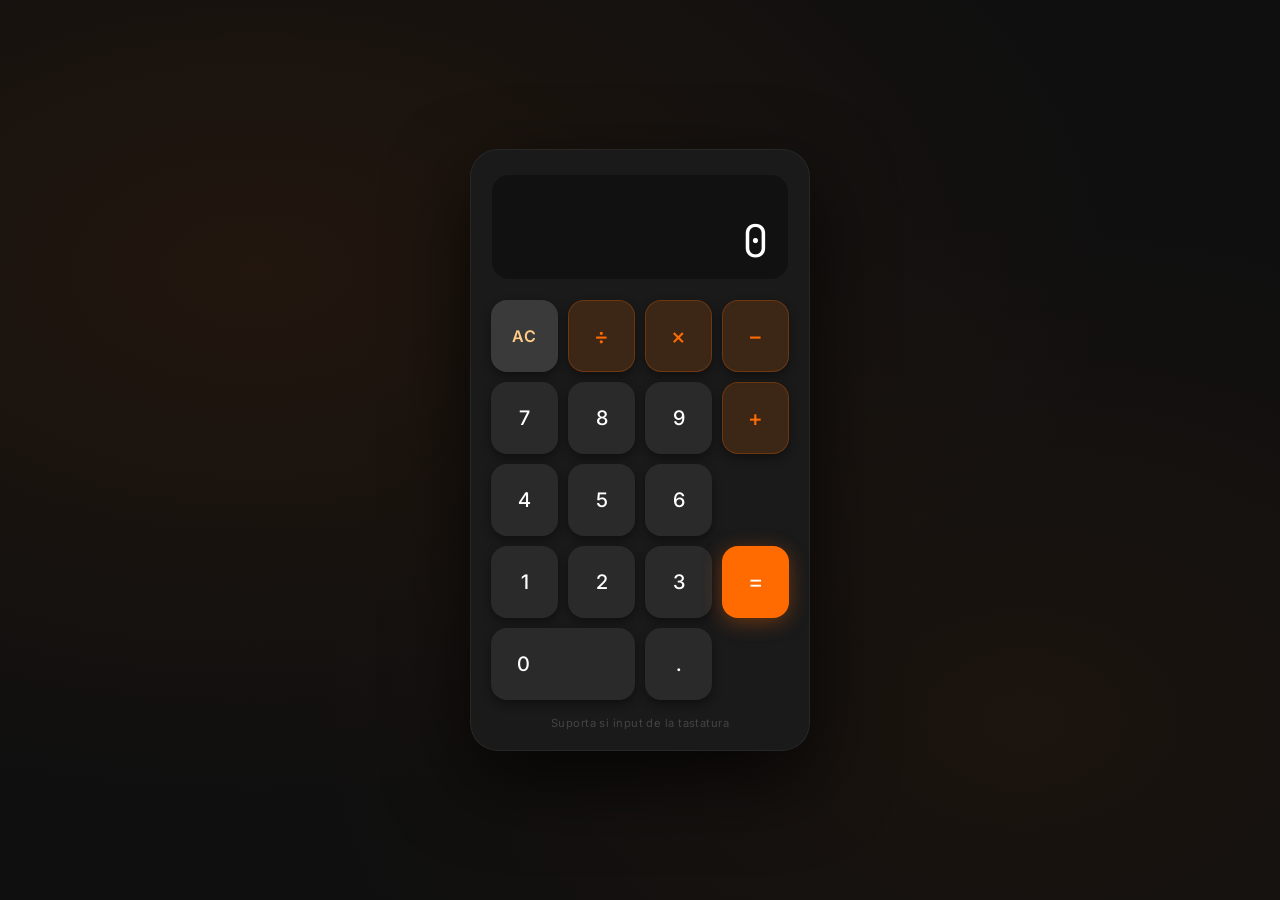
<file: Calculator/index.html>
<!DOCTYPE html>
<html lang="ro">
<head>
    <meta charset="UTF-8" />
    <meta name="viewport" content="width=device-width, initial-scale=1.0" />
    <title>Calculator MVC</title>

    <!-- Google Fonts -->
    <link rel="preconnect" href="https://fonts.googleapis.com" />
    <link rel="preconnect" href="https://fonts.gstatic.com" crossorigin />
    <link href="https://fonts.googleapis.com/css2?family=JetBrains+Mono:wght@300;400&family=Inter:wght@400;500;600&display=swap" rel="stylesheet" />

    <!-- VIEW: stilul calculatorului -->
    <link rel="stylesheet" href="style.css" />
</head>
<body>

    <!--
        VIEW — Structura HTML a calculatorului
        Fiecare buton are:
            data-value  = valoarea transmisa Controller-ului
            data-type   = tipul actiunii: digit | operator | equals | clear
    -->
    <div class="calculator" role="application" aria-label="Calculator">

        <!-- Ecran: afiseaza expresia curenta si rezultatul -->
        <div class="display-area" aria-live="polite">
            <div id="expression" aria-label="Expresie curenta"></div>
            <div id="display"    aria-label="Valoare afisata">0</div>
        </div>

        <!-- Grila de butoane -->
        <div class="buttons">

            <!-- Randul 1 -->
            <button id="btn-clear" class="btn btn-clear"    data-value="clear" data-type="clear">AC</button>
            <button class="btn btn-operator"                data-value="/"     data-type="operator">÷</button>
            <button class="btn btn-operator"                data-value="*"     data-type="operator">×</button>
            <button class="btn btn-operator"                data-value="-"     data-type="operator">−</button>

            <!-- Randul 2 -->
            <button class="btn" data-value="7" data-type="digit">7</button>
            <button class="btn" data-value="8" data-type="digit">8</button>
            <button class="btn" data-value="9" data-type="digit">9</button>
            <!-- Butonul + ocupa 2 randuri pe verticala -->
            <button class="btn btn-operator" style="grid-row: span 2;" data-value="+" data-type="operator">+</button>

            <!-- Randul 3 -->
            <button class="btn" data-value="4" data-type="digit">4</button>
            <button class="btn" data-value="5" data-type="digit">5</button>
            <button class="btn" data-value="6" data-type="digit">6</button>

            <!-- Randul 4 -->
            <button class="btn" data-value="1" data-type="digit">1</button>
            <button class="btn" data-value="2" data-type="digit">2</button>
            <button class="btn" data-value="3" data-type="digit">3</button>
            <!-- Butonul = ocupa 2 randuri pe verticala -->
            <button class="btn btn-equals" style="grid-row: span 2;" data-value="=" data-type="equals">=</button>

            <!-- Randul 5 -->
            <button class="btn btn-zero" data-value="0" data-type="digit">0</button>
            <button class="btn"          data-value="." data-type="digit">.</button>

        </div>

        <p class="keyboard-hint">Suporta si input de la tastatura</p>
    </div>

    <!--
        Ordinea de incarcare a scripturilor este importanta:
        1. Model   — logica si starea
        2. View    — afisarea
        3. Controller — face legatura si porneste aplicatia
    -->
    <script src="model.js"></script>
    <script src="view.js"></script>
    <script src="controller.js"></script>
</body>
</html>
</file>
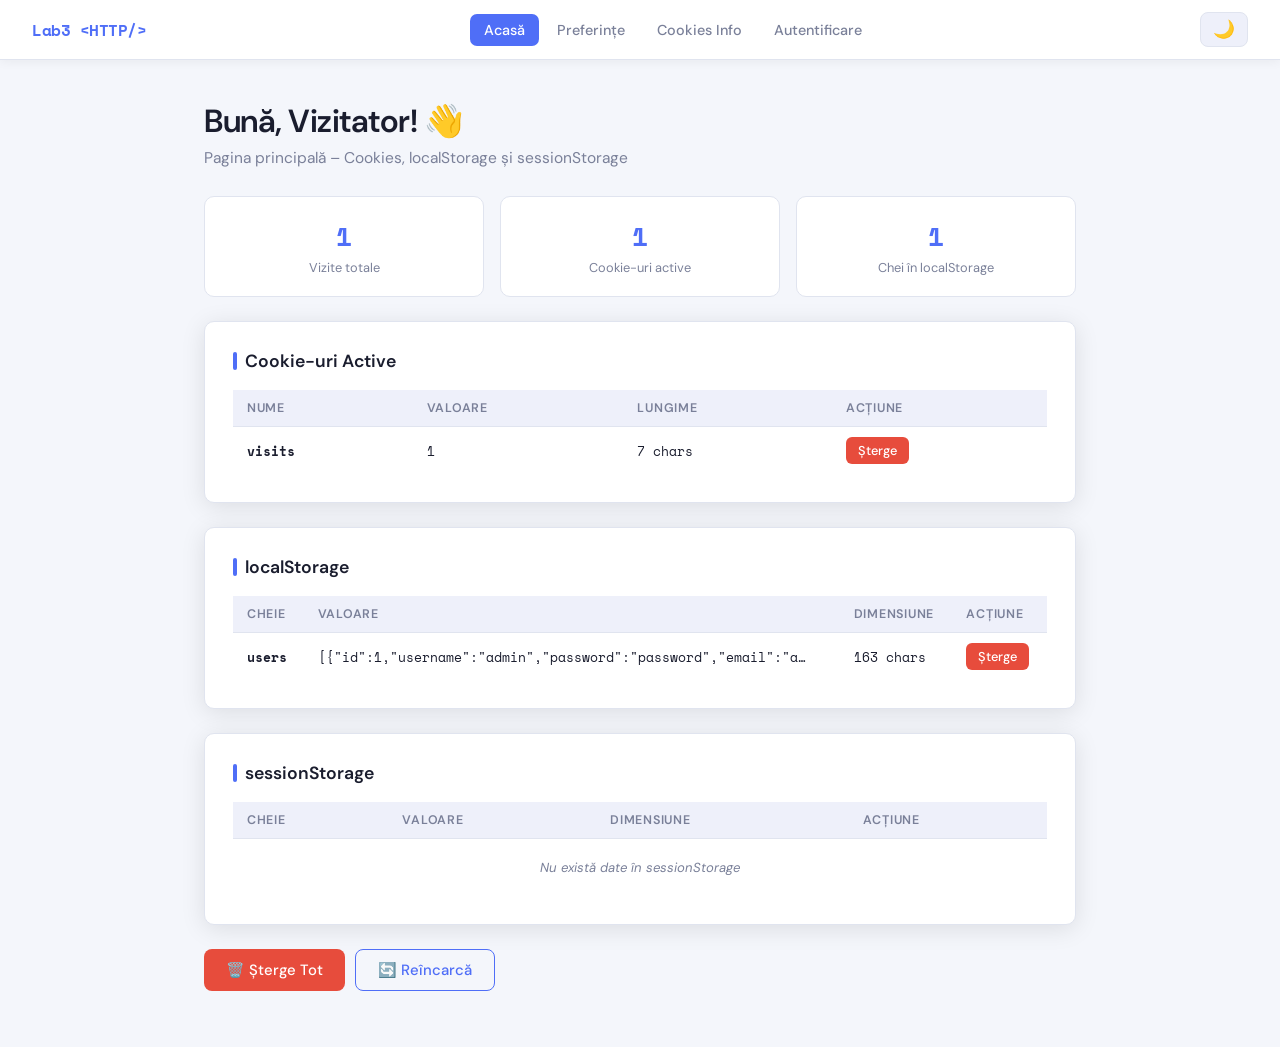
<file: Laborator3/laborator3/laborator3/index.html>
<!DOCTYPE html>
<html lang="ro">
<head>
  <meta charset="UTF-8">
  <meta name="viewport" content="width=device-width, initial-scale=1.0">
  <title>Laborator 3 – Acasă</title>
  <link rel="stylesheet" href="style.css">
</head>
<body class="light">

<nav>
  <span class="logo">Lab3 &lt;HTTP/&gt;</span>
  <ul>
    <li><a href="index.html" class="active">Acasă</a></li>
    <li><a href="preferences.html">Preferințe</a></li>
    <li><a href="cookies-info.html">Cookies Info</a></li>
    <li><a href="login.html">Autentificare</a></li>
  </ul>
  <button class="theme-toggle" id="themeToggle" title="Schimbă tema">🌙</button>
</nav>

<div class="container">
  <div class="page-header">
    <h1>Bună, <span id="welcomeName">Vizitator</span>! 👋</h1>
    <p>Pagina principală – Cookies, localStorage și sessionStorage</p>
  </div>

  <div class="stats-row">
    <div class="stat-card">
      <div class="stat-value" id="visitCount">0</div>
      <div class="stat-label">Vizite totale</div>
    </div>
    <div class="stat-card">
      <div class="stat-value" id="cookieCount">0</div>
      <div class="stat-label">Cookie-uri active</div>
    </div>
    <div class="stat-card">
      <div class="stat-value" id="storageCount">0</div>
      <div class="stat-label">Chei în localStorage</div>
    </div>
  </div>

  <div id="alertArea"></div>

  <!-- COOKIES TABLE -->
  <div class="card">
    <h2>Cookie-uri Active</h2>
    <table id="cookiesTable">
      <thead>
        <tr>
          <th>Nume</th>
          <th>Valoare</th>
          <th>Lungime</th>
          <th>Acțiune</th>
        </tr>
      </thead>
      <tbody id="cookiesBody"></tbody>
    </table>
  </div>

  <!-- LOCALSTORAGE TABLE -->
  <div class="card">
    <h2>localStorage</h2>
    <table id="localTable">
      <thead>
        <tr>
          <th>Cheie</th>
          <th>Valoare</th>
          <th>Dimensiune</th>
          <th>Acțiune</th>
        </tr>
      </thead>
      <tbody id="localBody"></tbody>
    </table>
  </div>

  <!-- SESSIONSTORAGE TABLE -->
  <div class="card">
    <h2>sessionStorage</h2>
    <table id="sessionTable">
      <thead>
        <tr>
          <th>Cheie</th>
          <th>Valoare</th>
          <th>Dimensiune</th>
          <th>Acțiune</th>
        </tr>
      </thead>
      <tbody id="sessionBody"></tbody>
    </table>
  </div>

  <div class="actions-row">
    <button class="btn btn-danger" id="deleteAllBtn">🗑️ Șterge Tot</button>
    <button class="btn btn-outline" onclick="renderAll()">🔄 Reîncarcă</button>
  </div>
</div>

<script src="js/cookies.js"></script>
<script src="js/storage.js"></script>
<script>
  // ---- INIT ----
  function initDefaultUsers() {
    if (!StorageManager.getLocal('users')) {
      const defaultUsers = [
        { id: 1, username: 'admin', password: 'password', email: 'admin@example.com' },
        { id: 2, username: 'student', password: 'student123', email: 'student@example.com' }
      ];
      StorageManager.setLocal('users', defaultUsers);
    }
  }

  function applyTheme() {
    const theme = CookieManager.get('theme') || 'light';
    document.body.className = theme;
    document.getElementById('themeToggle').textContent = theme === 'dark' ? '☀️' : '🌙';
  }

  function applyFontSize() {
    const fs = StorageManager.getLocal('fontSize');
    if (fs) document.documentElement.style.setProperty('--font-size', fs + 'px');
  }

  function initVisits() {
    let visits = parseInt(CookieManager.get('visits') || '0') + 1;
    CookieManager.set('visits', visits);
    return visits;
  }

  function renderTable(tbodyId, rows, emptyMsg) {
    const tbody = document.getElementById(tbodyId);
    if (!rows.length) {
      tbody.innerHTML = `<tr class="empty-row"><td colspan="4">${emptyMsg}</td></tr>`;
      return;
    }
    tbody.innerHTML = rows.join('');
  }

  function renderCookies() {
    const all = CookieManager.getAll();
    const keys = Object.keys(all);
    document.getElementById('cookieCount').textContent = keys.length;
    const rows = keys.map(k => `
      <tr>
        <td><strong>${k}</strong></td>
        <td>${all[k]}</td>
        <td>${(k + all[k]).length} chars</td>
        <td><button class="btn btn-danger btn-sm" onclick="deleteCookie('${k}')">Șterge</button></td>
      </tr>`);
    renderTable('cookiesBody', rows, 'Nu există cookie-uri');
  }

  function renderLocal() {
    const all = StorageManager.getAllLocal();
    const keys = Object.keys(all);
    document.getElementById('storageCount').textContent = keys.length;
    const rows = keys.map(k => {
      const val = JSON.stringify(all[k]);
      return `
        <tr>
          <td><strong>${k}</strong></td>
          <td>${val.length > 60 ? val.substring(0, 60) + '…' : val}</td>
          <td>${val.length} chars</td>
          <td><button class="btn btn-danger btn-sm" onclick="deleteLocal('${k}')">Șterge</button></td>
        </tr>`;
    });
    renderTable('localBody', rows, 'Nu există date în localStorage');
  }

  function renderSession() {
    const all = StorageManager.getAllSession();
    const keys = Object.keys(all);
    const rows = keys.map(k => {
      const val = JSON.stringify(all[k]);
      return `
        <tr>
          <td><strong>${k}</strong></td>
          <td>${val.length > 60 ? val.substring(0, 60) + '…' : val}</td>
          <td>${val.length} chars</td>
          <td><button class="btn btn-danger btn-sm" onclick="deleteSession('${k}')">Șterge</button></td>
        </tr>`;
    });
    renderTable('sessionBody', rows, 'Nu există date în sessionStorage');
  }

  function renderAll() {
    renderCookies();
    renderLocal();
    renderSession();
    const visits = parseInt(CookieManager.get('visits') || 1);
    document.getElementById('visitCount').textContent = visits;
  }

  function deleteCookie(name) {
    CookieManager.delete(name);
    renderAll();
    showAlert('Cookie "' + name + '" a fost șters.', 'success');
  }

  function deleteLocal(key) {
    StorageManager.removeLocal(key);
    renderAll();
    showAlert('Cheia "' + key + '" a fost ștearsă din localStorage.', 'success');
  }

  function deleteSession(key) {
    StorageManager.removeSession(key);
    renderAll();
    showAlert('Cheia "' + key + '" a fost ștearsă din sessionStorage.', 'success');
  }

  function showAlert(msg, type) {
    const a = document.getElementById('alertArea');
    a.innerHTML = `<div class="alert alert-${type}">${msg}</div>`;
    setTimeout(() => a.innerHTML = '', 3000);
  }

  document.getElementById('deleteAllBtn').addEventListener('click', () => {
    CookieManager.deleteAll();
    StorageManager.clearLocal();
    StorageManager.clearSession();
    renderAll();
    showAlert('Toate cookie-urile și storage-urile au fost șterse.', 'success');
    // Re-init default users
    initDefaultUsers();
  });

  document.getElementById('themeToggle').addEventListener('click', () => {
    const current = CookieManager.get('theme') || 'light';
    const next = current === 'light' ? 'dark' : 'light';
    CookieManager.set('theme', next);
    document.body.className = next;
    document.getElementById('themeToggle').textContent = next === 'dark' ? '☀️' : '🌙';
    renderAll();
  });

  // ---- BOOT ----
  initDefaultUsers();
  applyTheme();
  applyFontSize();
  const visits = initVisits();
  document.getElementById('visitCount').textContent = visits;

  const username = CookieManager.get('username') || 'Vizitator';
  document.getElementById('welcomeName').textContent = username;

  renderAll();
</script>
</body>
</html>
</file>
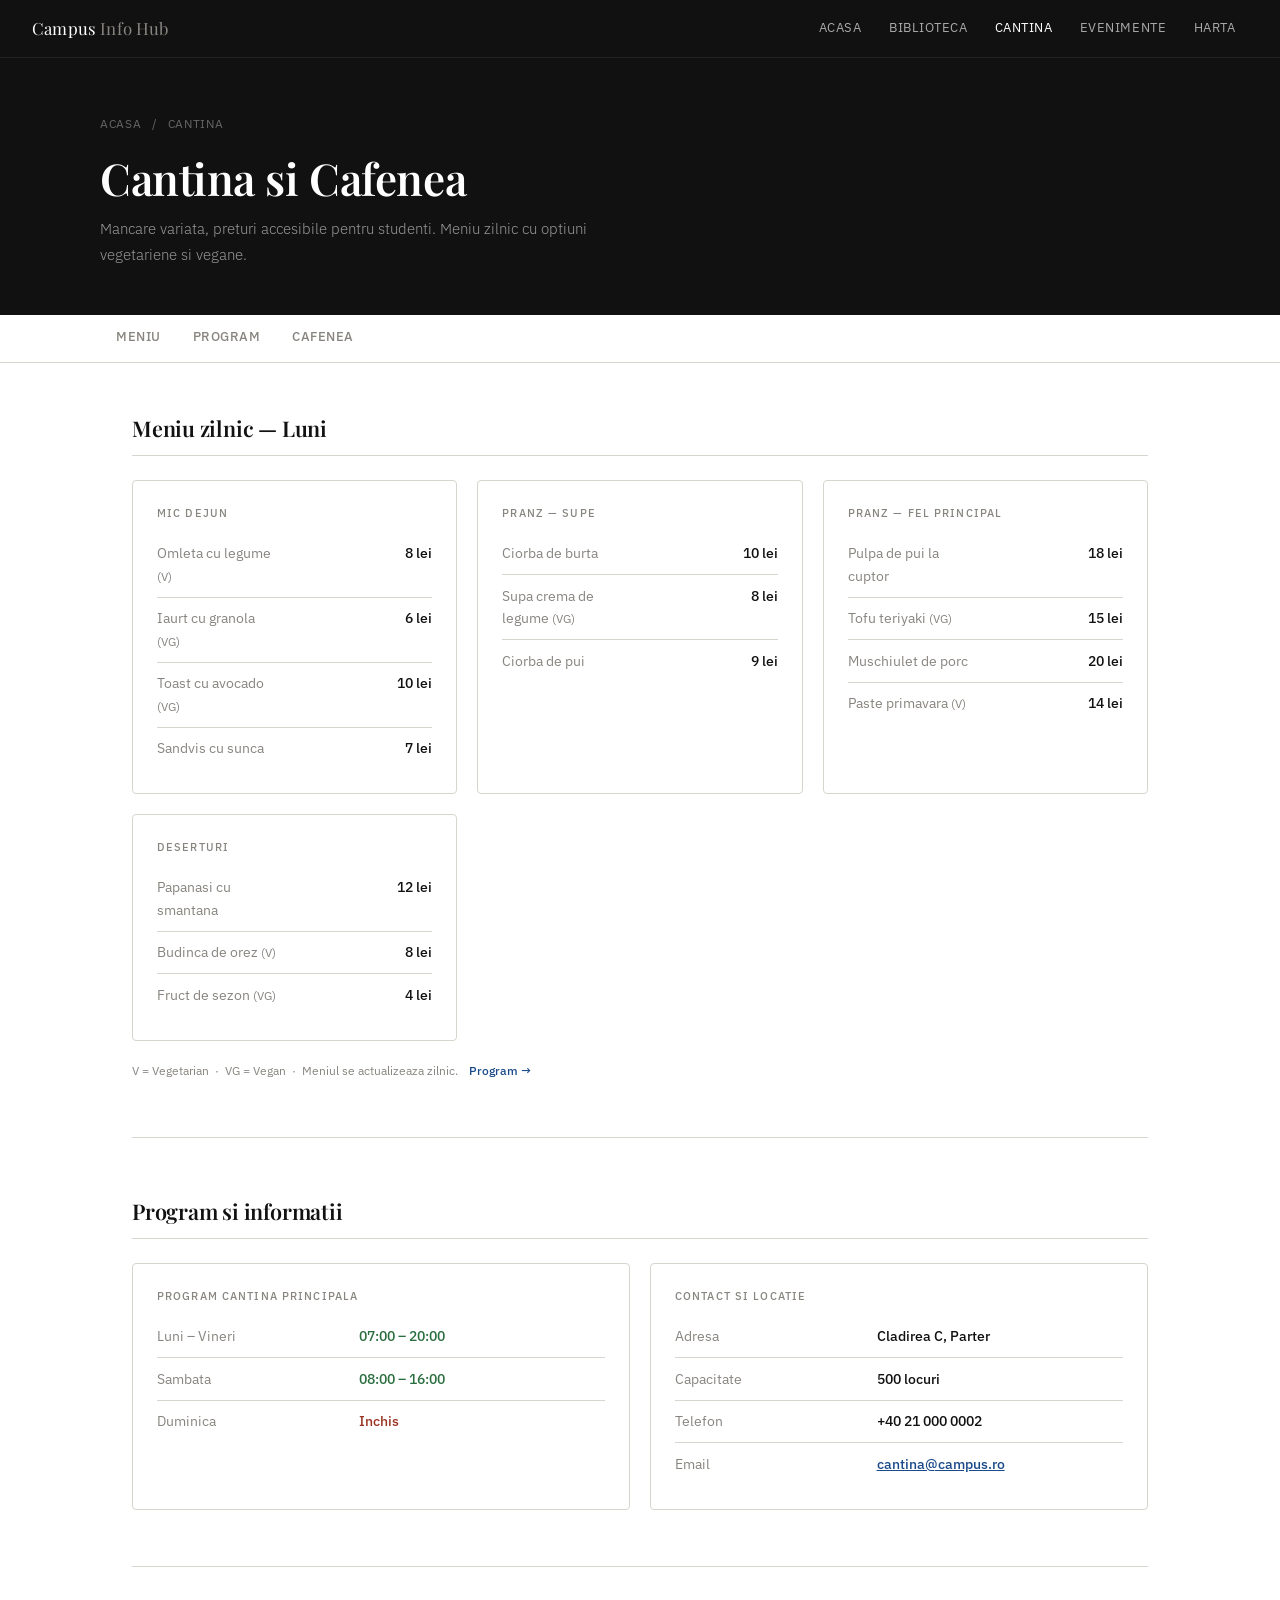
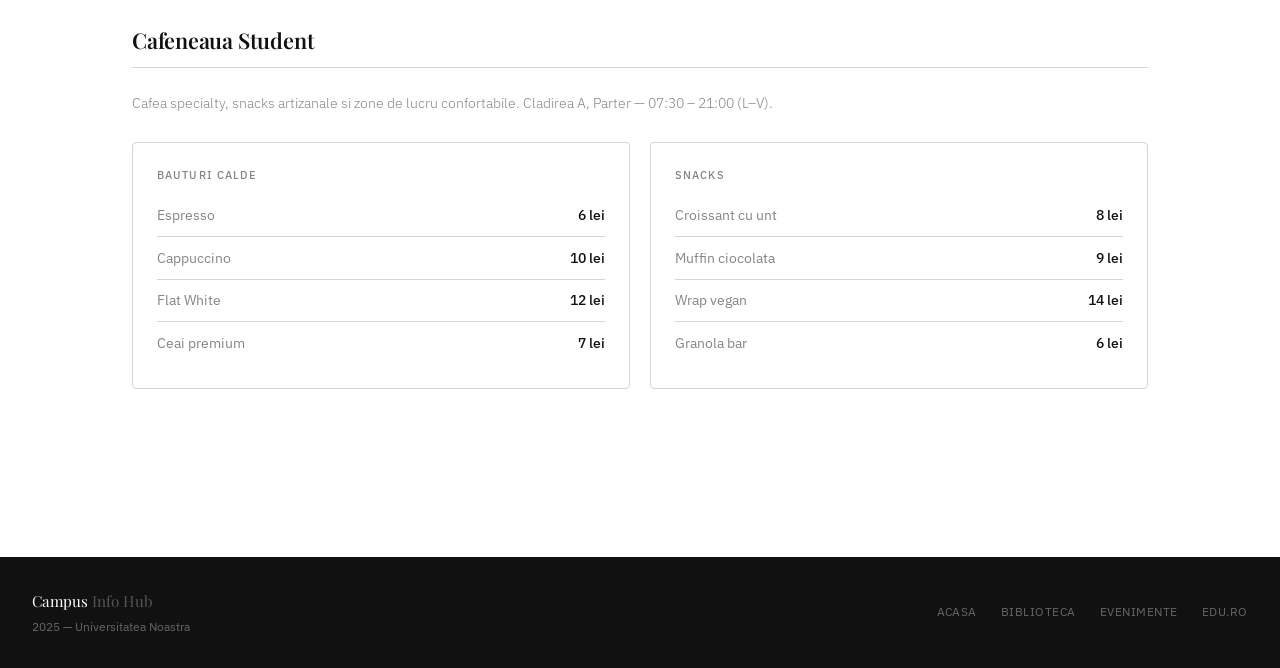
<file: Campus/cafeteria.html>
<!DOCTYPE html>
<html lang="ro">
<head>
  <meta charset="UTF-8" />
  <meta name="viewport" content="width=device-width, initial-scale=1.0" />
  <title>Cantina — Campus Info Hub</title>
  <link rel="stylesheet" href="style.css" />
</head>
<body>

<nav class="nav">
  <a href="index.html" class="nav-logo">Campus <span>Info Hub</span></a>
  <ul class="nav-links">
    <li><a href="index.html">Acasa</a></li>
    <li><a href="library.html">Biblioteca</a></li>
    <li><a href="cafeteria.html" class="active">Cantina</a></li>
    <li><a href="events.html">Evenimente</a></li>
    <li><a href="https://www.google.com/maps" target="_blank" rel="noopener">Harta</a></li>
  </ul>
</nav>

<div class="page-hero">
  <div class="page-hero-inner">
    <div class="breadcrumb">
      <!-- Relative URL -->
      <a href="../index.html">Acasa</a>
      <span>/</span>
      Cantina
    </div>
    <h1>Cantina si Cafenea</h1>
    <p>Mancare variata, preturi accesibile pentru studenti. Meniu zilnic cu optiuni vegetariene si vegane.</p>
  </div>
</div>

<!-- Fragment navigation -->
<div class="sub-nav">
  <div class="sub-nav-inner">
    <a href="#meniu">Meniu</a>
    <a href="#schedule">Program</a>
    <a href="#cafe">Cafenea</a>
  </div>
</div>

<main>

  <!-- Menu -->
  <section class="section" id="meniu">
    <h2 class="section-title">Meniu zilnic — Luni</h2>
    <div class="grid-auto">

      <div class="card">
        <div class="card-label">Mic dejun</div>
        <table class="info-table">
          <tr><td>Omleta cu legume <small style="color:var(--muted)">(V)</small></td><td style="text-align:right; font-weight:500;">8 lei</td></tr>
          <tr><td>Iaurt cu granola <small style="color:var(--muted)">(VG)</small></td><td style="text-align:right; font-weight:500;">6 lei</td></tr>
          <tr><td>Toast cu avocado <small style="color:var(--muted)">(VG)</small></td><td style="text-align:right; font-weight:500;">10 lei</td></tr>
          <tr><td>Sandvis cu sunca</td><td style="text-align:right; font-weight:500;">7 lei</td></tr>
        </table>
      </div>

      <div class="card">
        <div class="card-label">Pranz — Supe</div>
        <table class="info-table">
          <tr><td>Ciorba de burta</td><td style="text-align:right; font-weight:500;">10 lei</td></tr>
          <tr><td>Supa crema de legume <small style="color:var(--muted)">(VG)</small></td><td style="text-align:right; font-weight:500;">8 lei</td></tr>
          <tr><td>Ciorba de pui</td><td style="text-align:right; font-weight:500;">9 lei</td></tr>
        </table>
      </div>

      <div class="card">
        <div class="card-label">Pranz — Fel principal</div>
        <table class="info-table">
          <tr><td>Pulpa de pui la cuptor</td><td style="text-align:right; font-weight:500;">18 lei</td></tr>
          <tr><td>Tofu teriyaki <small style="color:var(--muted)">(VG)</small></td><td style="text-align:right; font-weight:500;">15 lei</td></tr>
          <tr><td>Muschiulet de porc</td><td style="text-align:right; font-weight:500;">20 lei</td></tr>
          <tr><td>Paste primavara <small style="color:var(--muted)">(V)</small></td><td style="text-align:right; font-weight:500;">14 lei</td></tr>
        </table>
      </div>

      <div class="card">
        <div class="card-label">Deserturi</div>
        <table class="info-table">
          <tr><td>Papanasi cu smantana</td><td style="text-align:right; font-weight:500;">12 lei</td></tr>
          <tr><td>Budinca de orez <small style="color:var(--muted)">(V)</small></td><td style="text-align:right; font-weight:500;">8 lei</td></tr>
          <tr><td>Fruct de sezon <small style="color:var(--muted)">(VG)</small></td><td style="text-align:right; font-weight:500;">4 lei</td></tr>
        </table>
      </div>

    </div>
    <p style="margin-top:1.25rem; font-size:0.78rem; color:var(--muted);">
      V = Vegetarian &nbsp;&middot;&nbsp; VG = Vegan &nbsp;&middot;&nbsp; Meniul se actualizeaza zilnic.
      <!-- Fragment link -->
      <a href="cafeteria.html#schedule" style="color:var(--accent); text-decoration:none; font-weight:500; margin-left:0.5rem;">Program &rarr;</a>
    </p>
  </section>

  <hr class="divider" style="margin:0 0 3.5rem;" />

  <!-- Schedule -->
  <section class="section" id="schedule">
    <h2 class="section-title">Program si informatii</h2>
    <div class="grid-2">

      <div class="card">
        <div class="card-label">Program cantina principala</div>
        <table class="info-table">
          <tr><td>Luni – Vineri</td><td class="open">07:00 – 20:00</td></tr>
          <tr><td>Sambata</td><td class="open">08:00 – 16:00</td></tr>
          <tr><td>Duminica</td><td class="closed">Inchis</td></tr>
        </table>
      </div>

      <div class="card">
        <div class="card-label">Contact si locatie</div>
        <table class="info-table">
          <tr><td>Adresa</td><td>Cladirea C, Parter</td></tr>
          <tr><td>Capacitate</td><td>500 locuri</td></tr>
          <tr><td>Telefon</td><td>+40 21 000 0002</td></tr>
          <tr><td>Email</td><td><a href="mailto:cantina@campus.ro" style="color:var(--accent)">cantina@campus.ro</a></td></tr>
        </table>
      </div>

    </div>
  </section>

  <hr class="divider" style="margin:0 0 3.5rem;" />

  <!-- Cafe — fragment target -->
  <section class="section" id="cafe">
    <h2 class="section-title">Cafeneaua Student</h2>
    <p style="font-size:0.875rem; color:var(--muted); margin-bottom:1.75rem; font-weight:300;">
      Cafea specialty, snacks artizanale si zone de lucru confortabile. Cladirea A, Parter &mdash; 07:30 – 21:00 (L–V).
    </p>
    <div class="grid-2">

      <div class="card">
        <div class="card-label">Bauturi calde</div>
        <table class="info-table">
          <tr><td>Espresso</td><td style="text-align:right; font-weight:500;">6 lei</td></tr>
          <tr><td>Cappuccino</td><td style="text-align:right; font-weight:500;">10 lei</td></tr>
          <tr><td>Flat White</td><td style="text-align:right; font-weight:500;">12 lei</td></tr>
          <tr><td>Ceai premium</td><td style="text-align:right; font-weight:500;">7 lei</td></tr>
        </table>
      </div>

      <div class="card">
        <div class="card-label">Snacks</div>
        <table class="info-table">
          <tr><td>Croissant cu unt</td><td style="text-align:right; font-weight:500;">8 lei</td></tr>
          <tr><td>Muffin ciocolata</td><td style="text-align:right; font-weight:500;">9 lei</td></tr>
          <tr><td>Wrap vegan</td><td style="text-align:right; font-weight:500;">14 lei</td></tr>
          <tr><td>Granola bar</td><td style="text-align:right; font-weight:500;">6 lei</td></tr>
        </table>
      </div>

    </div>
  </section>

</main>

<footer class="footer">
  <div>
    <div class="footer-logo">Campus <span>Info Hub</span></div>
    <div class="footer-copy">2025 — Universitatea Noastra</div>
  </div>
  <nav class="footer-links">
    <a href="../index.html">Acasa</a>
    <a href="library.html">Biblioteca</a>
    <a href="events.html">Evenimente</a>
    <a href="https://www.edu.ro" target="_blank" rel="noopener">edu.ro</a>
  </nav>
</footer>

</body>
</html>
</file>
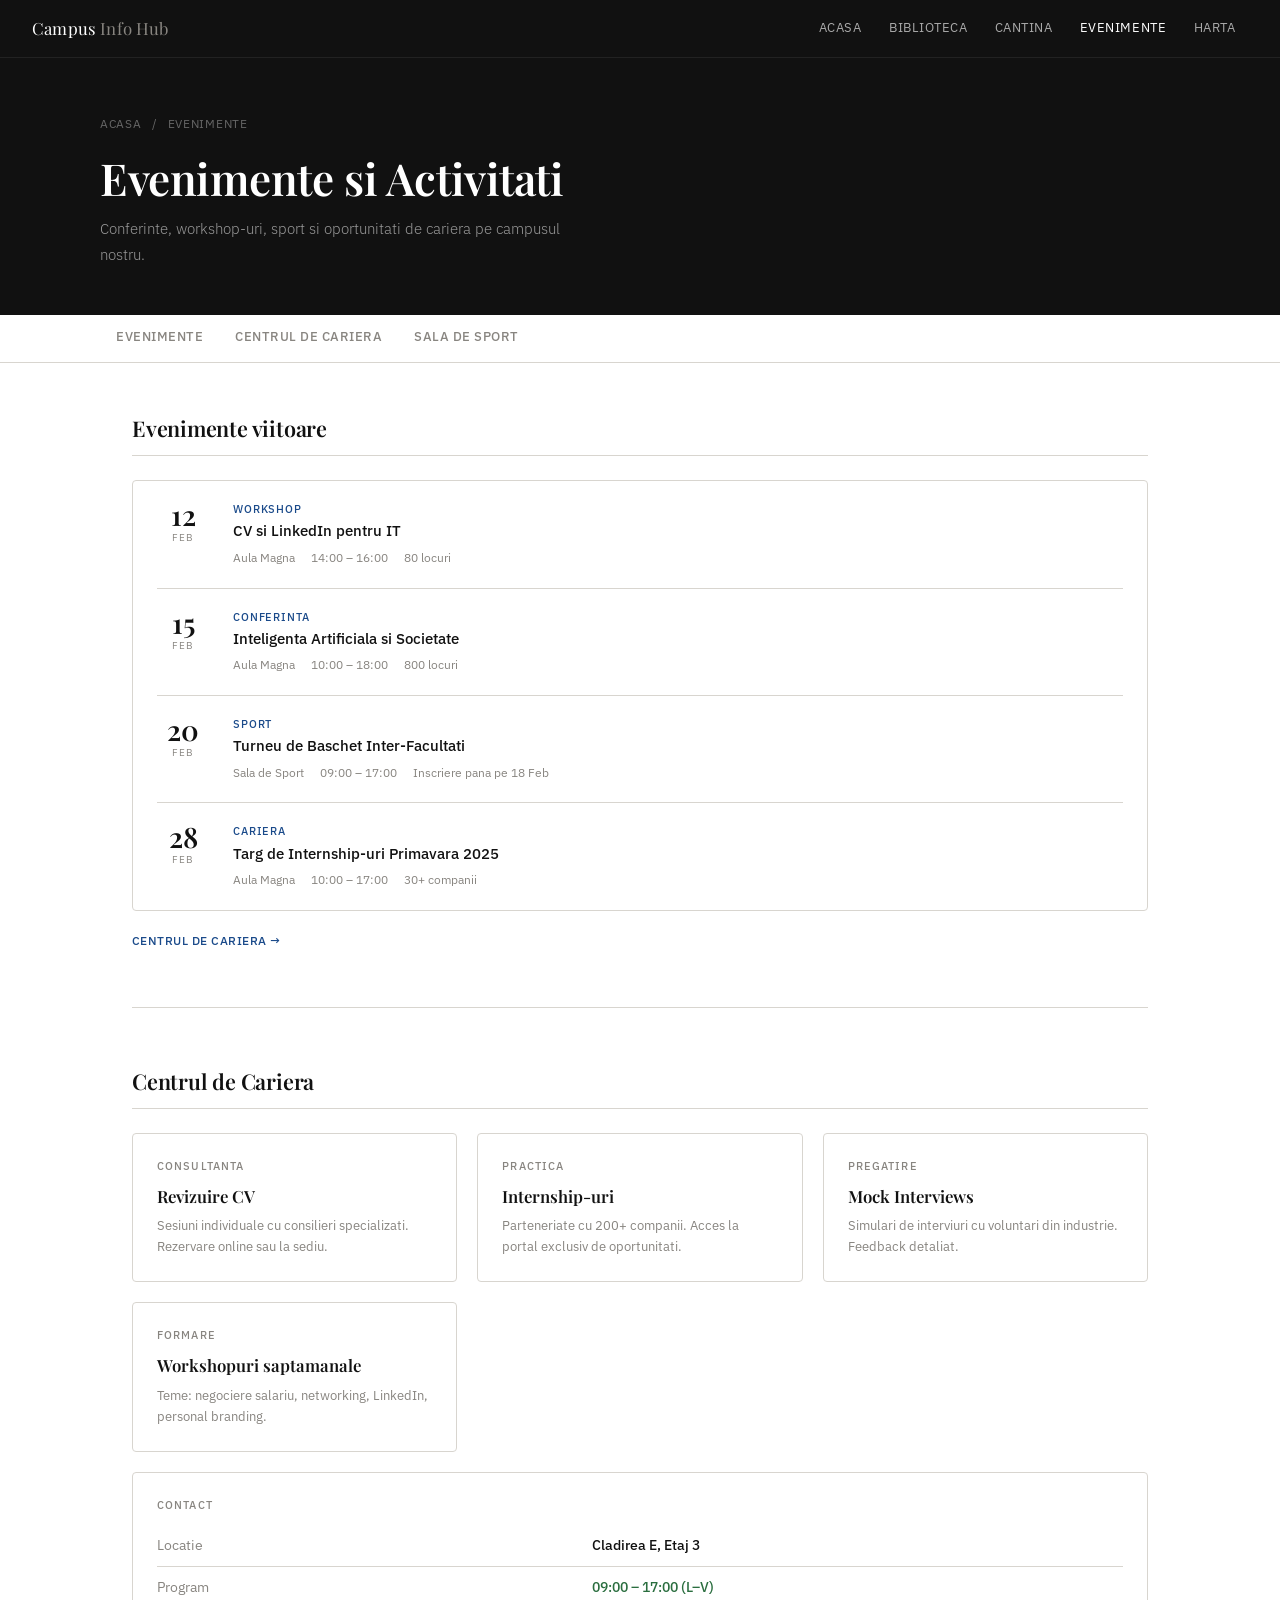
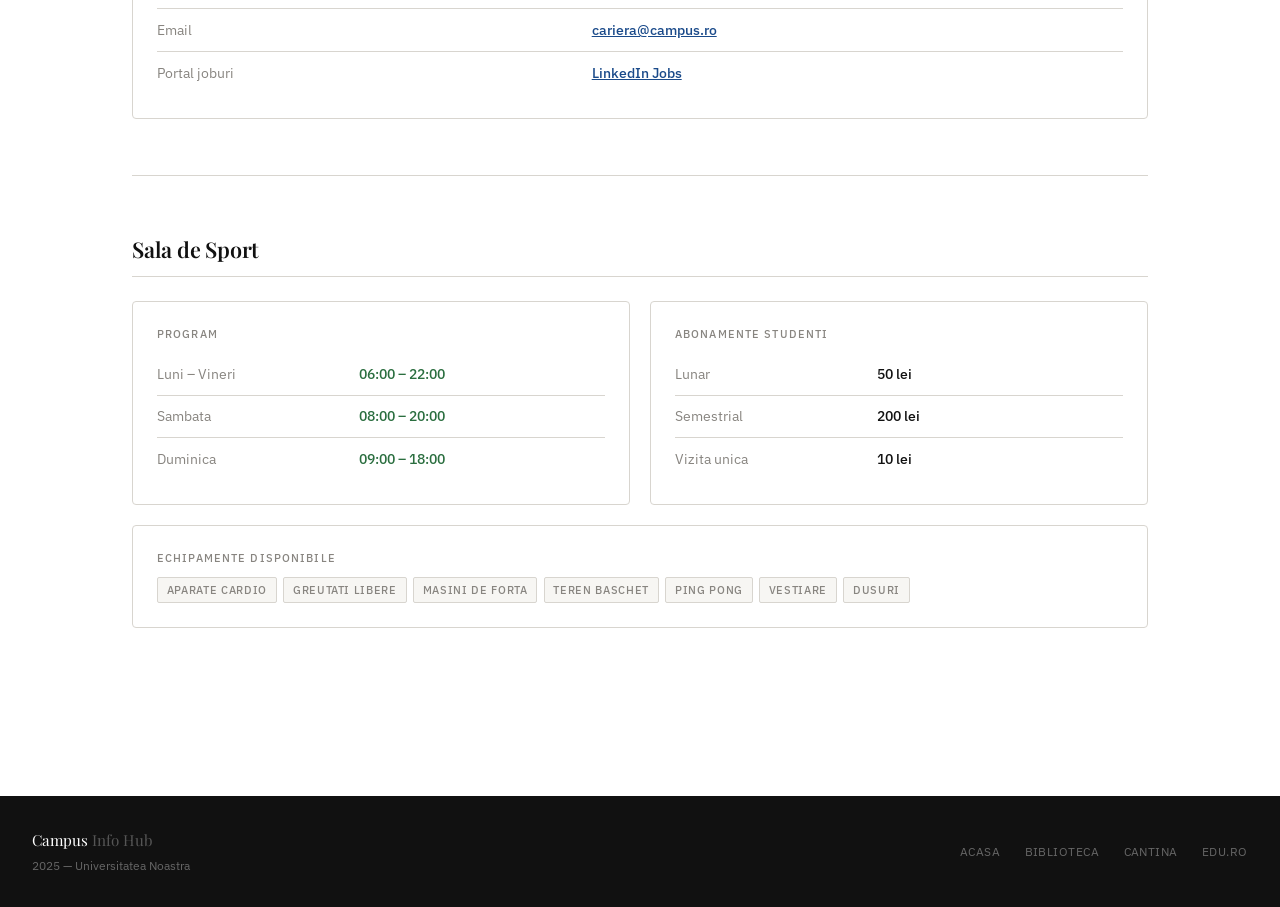
<file: Campus/events.html>
<!DOCTYPE html>
<html lang="ro">
<head>
  <meta charset="UTF-8" />
  <meta name="viewport" content="width=device-width, initial-scale=1.0" />
  <title>Evenimente — Campus Info Hub</title>
  <link rel="stylesheet" href="style.css" />
</head>
<body>

<nav class="nav">
  <a href="index.html" class="nav-logo">Campus <span>Info Hub</span></a>
  <ul class="nav-links">
    <li><a href="index.html">Acasa</a></li>
    <li><a href="library.html">Biblioteca</a></li>
    <li><a href="cafeteria.html">Cantina</a></li>
    <li><a href="events.html" class="active">Evenimente</a></li>
    <li><a href="https://www.google.com/maps" target="_blank" rel="noopener">Harta</a></li>
  </ul>
</nav>

<div class="page-hero">
  <div class="page-hero-inner">
    <div class="breadcrumb">
      <!-- Relative URL -->
      <a href="../index.html">Acasa</a>
      <span>/</span>
      Evenimente
    </div>
    <h1>Evenimente si Activitati</h1>
    <p>Conferinte, workshop-uri, sport si oportunitati de cariera pe campusul nostru.</p>
  </div>
</div>

<!-- Fragment navigation -->
<div class="sub-nav">
  <div class="sub-nav-inner">
    <a href="#upcoming">Evenimente</a>
    <a href="#career">Centrul de Cariera</a>
    <a href="#sport">Sala de Sport</a>
  </div>
</div>

<main>

  <!-- Upcoming events — fragment target -->
  <section class="section" id="upcoming">
    <h2 class="section-title">Evenimente viitoare</h2>

    <div class="card" style="padding:0 1.5rem;">

      <div class="event-row">
        <div class="event-date-box">
          <div class="event-day">12</div>
          <div class="event-month">Feb</div>
        </div>
        <div class="event-body">
          <div class="event-type">Workshop</div>
          <div class="event-title">CV si LinkedIn pentru IT</div>
          <div class="event-meta">
            <span>Aula Magna</span>
            <span>14:00 – 16:00</span>
            <span>80 locuri</span>
          </div>
        </div>
      </div>

      <div class="event-row">
        <div class="event-date-box">
          <div class="event-day">15</div>
          <div class="event-month">Feb</div>
        </div>
        <div class="event-body">
          <div class="event-type">Conferinta</div>
          <div class="event-title">Inteligenta Artificiala si Societate</div>
          <div class="event-meta">
            <span>Aula Magna</span>
            <span>10:00 – 18:00</span>
            <span>800 locuri</span>
          </div>
        </div>
      </div>

      <div class="event-row">
        <div class="event-date-box">
          <div class="event-day">20</div>
          <div class="event-month">Feb</div>
        </div>
        <div class="event-body">
          <div class="event-type">Sport</div>
          <div class="event-title">Turneu de Baschet Inter-Facultati</div>
          <div class="event-meta">
            <span>Sala de Sport</span>
            <span>09:00 – 17:00</span>
            <span>Inscriere pana pe 18 Feb</span>
          </div>
        </div>
      </div>

      <div class="event-row">
        <div class="event-date-box">
          <div class="event-day">28</div>
          <div class="event-month">Feb</div>
        </div>
        <div class="event-body">
          <div class="event-type">Cariera</div>
          <div class="event-title">Targ de Internship-uri Primavara 2025</div>
          <div class="event-meta">
            <span>Aula Magna</span>
            <span>10:00 – 17:00</span>
            <span>30+ companii</span>
          </div>
        </div>
      </div>

    </div>

    <!-- Fragment link -->
    <p style="margin-top:1.25rem; font-size:0.78rem;">
      <a href="events.html#career" style="color:var(--accent); text-decoration:none; font-weight:500; letter-spacing:0.04em; text-transform:uppercase;">
        Centrul de Cariera &rarr;
      </a>
    </p>
  </section>

  <hr class="divider" style="margin:0 0 3.5rem;" />

  <!-- Career center — fragment target -->
  <section class="section" id="career">
    <h2 class="section-title">Centrul de Cariera</h2>
    <div class="grid-auto">

      <div class="card">
        <div class="card-label">Consultanta</div>
        <div class="card-title">Revizuire CV</div>
        <p style="font-size:0.82rem; color:var(--muted); margin-top:0.5rem; line-height:1.6;">Sesiuni individuale cu consilieri specializati. Rezervare online sau la sediu.</p>
      </div>

      <div class="card">
        <div class="card-label">Practica</div>
        <div class="card-title">Internship-uri</div>
        <p style="font-size:0.82rem; color:var(--muted); margin-top:0.5rem; line-height:1.6;">Parteneriate cu 200+ companii. Acces la portal exclusiv de oportunitati.</p>
      </div>

      <div class="card">
        <div class="card-label">Pregatire</div>
        <div class="card-title">Mock Interviews</div>
        <p style="font-size:0.82rem; color:var(--muted); margin-top:0.5rem; line-height:1.6;">Simulari de interviuri cu voluntari din industrie. Feedback detaliat.</p>
      </div>

      <div class="card">
        <div class="card-label">Formare</div>
        <div class="card-title">Workshopuri saptamanale</div>
        <p style="font-size:0.82rem; color:var(--muted); margin-top:0.5rem; line-height:1.6;">Teme: negociere salariu, networking, LinkedIn, personal branding.</p>
      </div>

    </div>

    <div class="card" style="margin-top:1.25rem;">
      <div class="card-label">Contact</div>
      <table class="info-table">
        <tr><td>Locatie</td><td>Cladirea E, Etaj 3</td></tr>
        <tr><td>Program</td><td class="open">09:00 – 17:00 (L–V)</td></tr>
        <tr><td>Email</td><td><a href="mailto:cariera@campus.ro" style="color:var(--accent)">cariera@campus.ro</a></td></tr>
        <!-- Absolute URL -->
        <tr><td>Portal joburi</td><td><a href="https://www.linkedin.com/jobs/" target="_blank" rel="noopener" style="color:var(--accent)">LinkedIn Jobs</a></td></tr>
      </table>
    </div>
  </section>

  <hr class="divider" style="margin:0 0 3.5rem;" />

  <!-- Sport — fragment target -->
  <section class="section" id="sport">
    <h2 class="section-title">Sala de Sport</h2>
    <div class="grid-2">

      <div class="card">
        <div class="card-label">Program</div>
        <table class="info-table">
          <tr><td>Luni – Vineri</td><td class="open">06:00 – 22:00</td></tr>
          <tr><td>Sambata</td><td class="open">08:00 – 20:00</td></tr>
          <tr><td>Duminica</td><td class="open">09:00 – 18:00</td></tr>
        </table>
      </div>

      <div class="card">
        <div class="card-label">Abonamente studenti</div>
        <table class="info-table">
          <tr><td>Lunar</td><td style="font-weight:500;">50 lei</td></tr>
          <tr><td>Semestrial</td><td style="font-weight:500;">200 lei</td></tr>
          <tr><td>Vizita unica</td><td style="font-weight:500;">10 lei</td></tr>
        </table>
      </div>

    </div>

    <div class="card" style="margin-top:1.25rem;">
      <div class="card-label">Echipamente disponibile</div>
      <div class="tags" style="margin-top:0.5rem;">
        <span class="tag">Aparate cardio</span>
        <span class="tag">Greutati libere</span>
        <span class="tag">Masini de forta</span>
        <span class="tag">Teren baschet</span>
        <span class="tag">Ping pong</span>
        <span class="tag">Vestiare</span>
        <span class="tag">Dusuri</span>
      </div>
    </div>
  </section>

</main>

<footer class="footer">
  <div>
    <div class="footer-logo">Campus <span>Info Hub</span></div>
    <div class="footer-copy">2025 — Universitatea Noastra</div>
  </div>
  <nav class="footer-links">
    <a href="../index.html">Acasa</a>
    <a href="library.html">Biblioteca</a>
    <a href="cafeteria.html">Cantina</a>
    <a href="https://www.edu.ro" target="_blank" rel="noopener">edu.ro</a>
  </nav>
</footer>

</body>
</html>
</file>
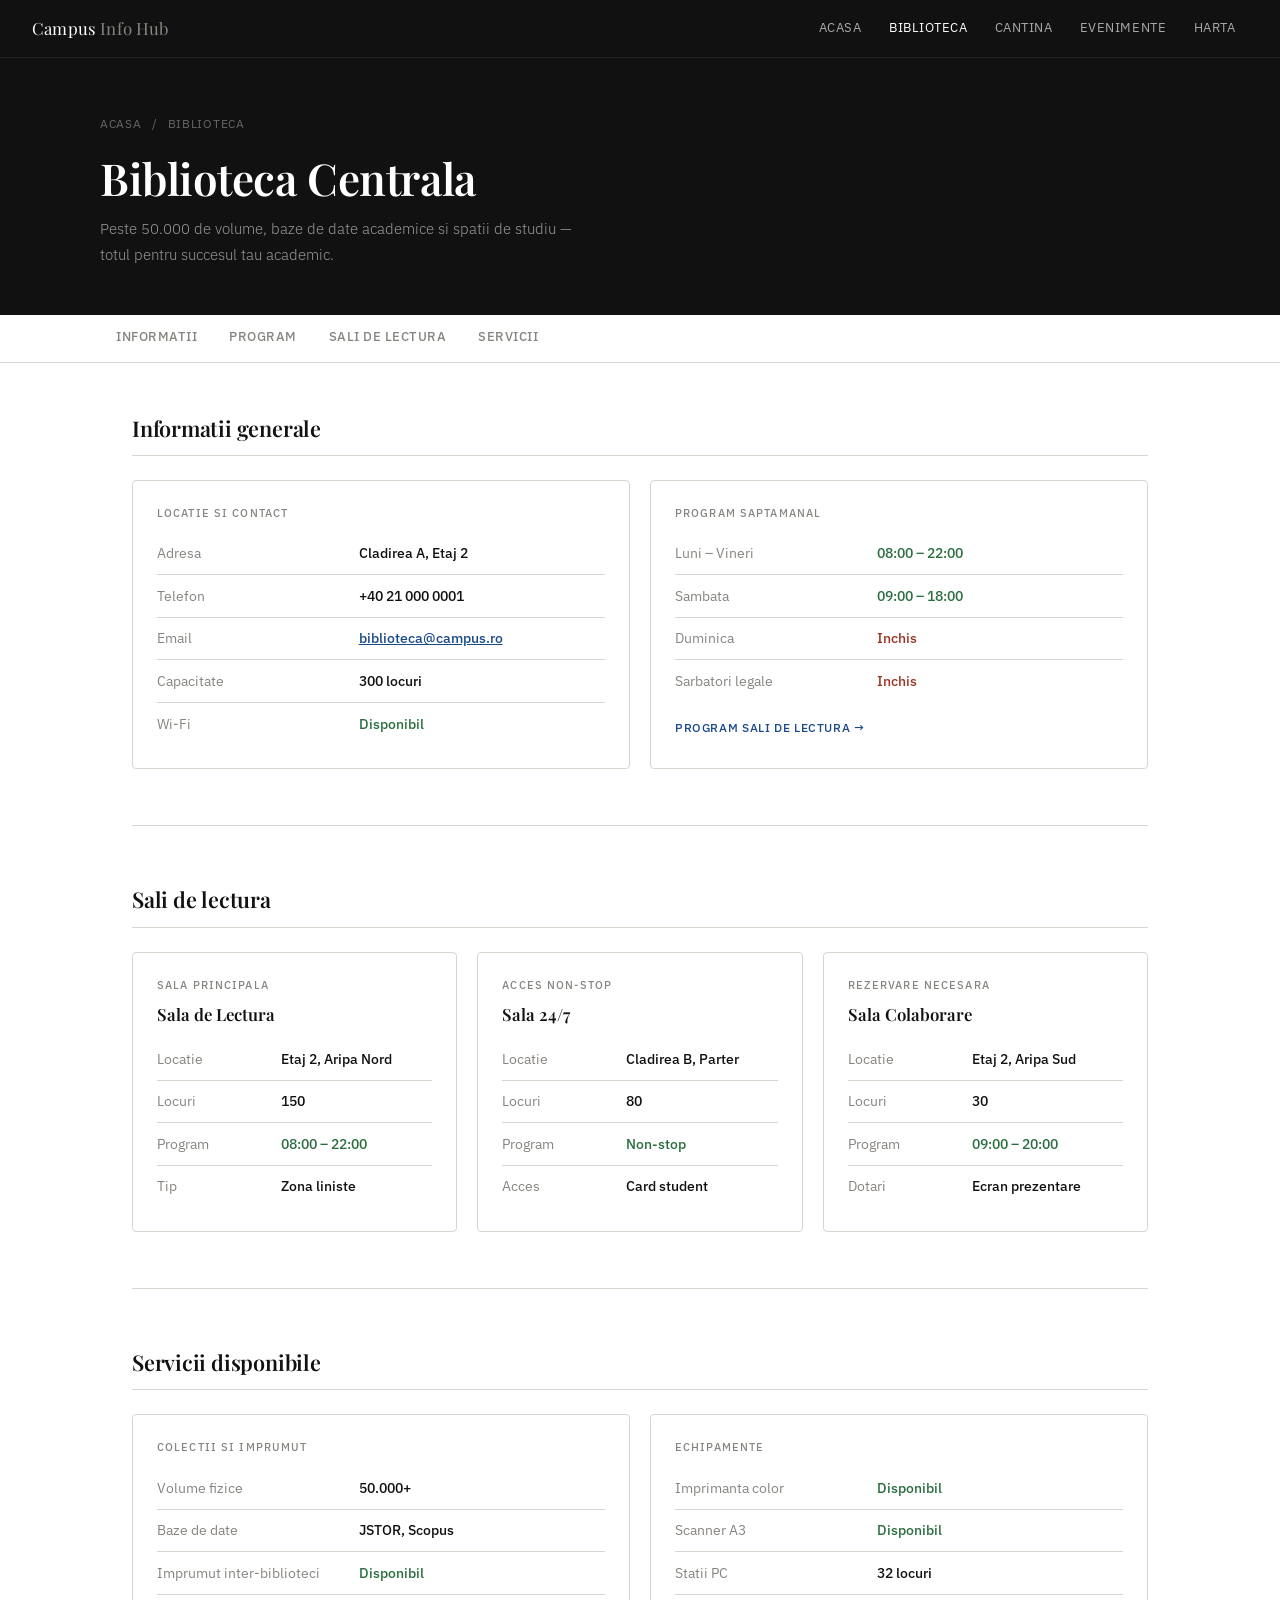
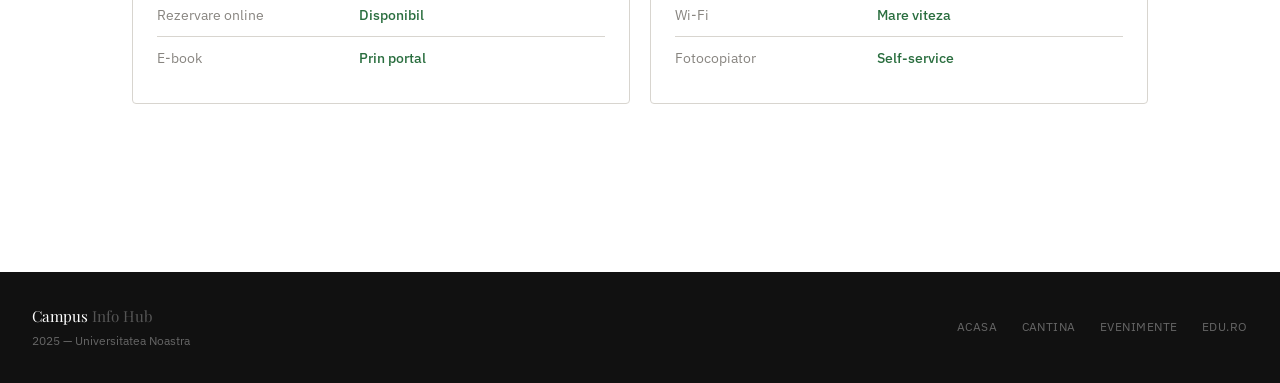
<file: Campus/library.html>
<!DOCTYPE html>
<html lang="ro">
<head>
  <meta charset="UTF-8" />
  <meta name="viewport" content="width=device-width, initial-scale=1.0" />
  <title>Biblioteca — Campus Info Hub</title>
  <link rel="stylesheet" href="style.css" />
</head>
<body>

<nav class="nav">
  <a href="index.html" class="nav-logo">Campus <span>Info Hub</span></a>
  <ul class="nav-links">
    <li><a href="index.html">Acasa</a></li>
    <li><a href="library.html" class="active">Biblioteca</a></li>
    <li><a href="cafeteria.html">Cantina</a></li>
    <li><a href="events.html">Evenimente</a></li>
    <!-- Absolute URL -->
    <li><a href="https://www.google.com/maps" target="_blank" rel="noopener">Harta</a></li>
  </ul>
</nav>

<div class="page-hero">
  <div class="page-hero-inner">
    <div class="breadcrumb">
      <!-- Relative URL -->
      <a href="../index.html">Acasa</a>
      <span>/</span>
      Biblioteca
    </div>
    <h1>Biblioteca Centrala</h1>
    <p>Peste 50.000 de volume, baze de date academice si spatii de studiu — totul pentru succesul tau academic.</p>
  </div>
</div>

<!-- Fragment navigation links -->
<div class="sub-nav">
  <div class="sub-nav-inner">
    <a href="#info">Informatii</a>
    <a href="#schedule">Program</a>
    <a href="#reading-room">Sali de lectura</a>
    <a href="#services">Servicii</a>
  </div>
</div>

<main>

  <!-- Info & Schedule -->
  <section class="section" id="info">
    <h2 class="section-title">Informatii generale</h2>
    <div class="grid-2">

      <div class="card">
        <div class="card-label">Locatie si contact</div>
        <table class="info-table">
          <tr><td>Adresa</td><td>Cladirea A, Etaj 2</td></tr>
          <tr><td>Telefon</td><td>+40 21 000 0001</td></tr>
          <tr><td>Email</td><td>
            <!-- Absolute URL -->
            <a href="mailto:biblioteca@campus.ro" style="color:var(--accent)">biblioteca@campus.ro</a>
          </td></tr>
          <tr><td>Capacitate</td><td>300 locuri</td></tr>
          <tr><td>Wi-Fi</td><td class="open">Disponibil</td></tr>
        </table>
      </div>

      <!-- Fragment target: schedule -->
      <div class="card" id="schedule">
        <div class="card-label">Program saptamanal</div>
        <table class="info-table">
          <tr><td>Luni – Vineri</td><td class="open">08:00 – 22:00</td></tr>
          <tr><td>Sambata</td><td class="open">09:00 – 18:00</td></tr>
          <tr><td>Duminica</td><td class="closed">Inchis</td></tr>
          <tr><td>Sarbatori legale</td><td class="closed">Inchis</td></tr>
        </table>
        <!-- Fragment link -->
        <a href="library.html#reading-room" style="display:inline-block; margin-top:1rem; font-size:0.78rem; font-weight:500; letter-spacing:0.05em; text-transform:uppercase; color:var(--accent); text-decoration:none;">
          Program sali de lectura &rarr;
        </a>
      </div>

    </div>
  </section>

  <hr class="divider" style="margin:0 0 3.5rem;" />

  <!-- Reading rooms — fragment target -->
  <section class="section" id="reading-room">
    <h2 class="section-title">Sali de lectura</h2>
    <div class="grid-3">

      <div class="card">
        <div class="card-label">Sala Principala</div>
        <div class="card-title">Sala de Lectura</div>
        <table class="info-table" style="margin-top:0.75rem;">
          <tr><td>Locatie</td><td>Etaj 2, Aripa Nord</td></tr>
          <tr><td>Locuri</td><td>150</td></tr>
          <tr><td>Program</td><td class="open">08:00 – 22:00</td></tr>
          <tr><td>Tip</td><td>Zona liniste</td></tr>
        </table>
      </div>

      <div class="card">
        <div class="card-label">Acces non-stop</div>
        <div class="card-title">Sala 24/7</div>
        <table class="info-table" style="margin-top:0.75rem;">
          <tr><td>Locatie</td><td>Cladirea B, Parter</td></tr>
          <tr><td>Locuri</td><td>80</td></tr>
          <tr><td>Program</td><td class="open">Non-stop</td></tr>
          <tr><td>Acces</td><td>Card student</td></tr>
        </table>
      </div>

      <div class="card">
        <div class="card-label">Rezervare necesara</div>
        <div class="card-title">Sala Colaborare</div>
        <table class="info-table" style="margin-top:0.75rem;">
          <tr><td>Locatie</td><td>Etaj 2, Aripa Sud</td></tr>
          <tr><td>Locuri</td><td>30</td></tr>
          <tr><td>Program</td><td class="open">09:00 – 20:00</td></tr>
          <tr><td>Dotari</td><td>Ecran prezentare</td></tr>
        </table>
      </div>

    </div>
  </section>

  <hr class="divider" style="margin:0 0 3.5rem;" />

  <!-- Services -->
  <section class="section" id="services">
    <h2 class="section-title">Servicii disponibile</h2>
    <div class="grid-2">

      <div class="card">
        <div class="card-label">Colectii si imprumut</div>
        <table class="info-table">
          <tr><td>Volume fizice</td><td>50.000+</td></tr>
          <tr><td>Baze de date</td><td>JSTOR, Scopus</td></tr>
          <tr><td>Imprumut inter-biblioteci</td><td class="open">Disponibil</td></tr>
          <tr><td>Rezervare online</td><td class="open">Disponibil</td></tr>
          <tr><td>E-book</td><td class="open">Prin portal</td></tr>
        </table>
      </div>

      <div class="card">
        <div class="card-label">Echipamente</div>
        <table class="info-table">
          <tr><td>Imprimanta color</td><td class="open">Disponibil</td></tr>
          <tr><td>Scanner A3</td><td class="open">Disponibil</td></tr>
          <tr><td>Statii PC</td><td>32 locuri</td></tr>
          <tr><td>Wi-Fi</td><td class="open">Mare viteza</td></tr>
          <tr><td>Fotocopiator</td><td class="open">Self-service</td></tr>
        </table>
      </div>

    </div>
  </section>

</main>

<footer class="footer">
  <div>
    <div class="footer-logo">Campus <span>Info Hub</span></div>
    <div class="footer-copy">2025 — Universitatea Noastra</div>
  </div>
  <nav class="footer-links">
    <a href="../index.html">Acasa</a>
    <a href="cafeteria.html">Cantina</a>
    <a href="events.html">Evenimente</a>
    <!-- Absolute URL -->
    <a href="https://www.edu.ro" target="_blank" rel="noopener">edu.ro</a>
  </nav>
</footer>

</body>
</html>
</file>
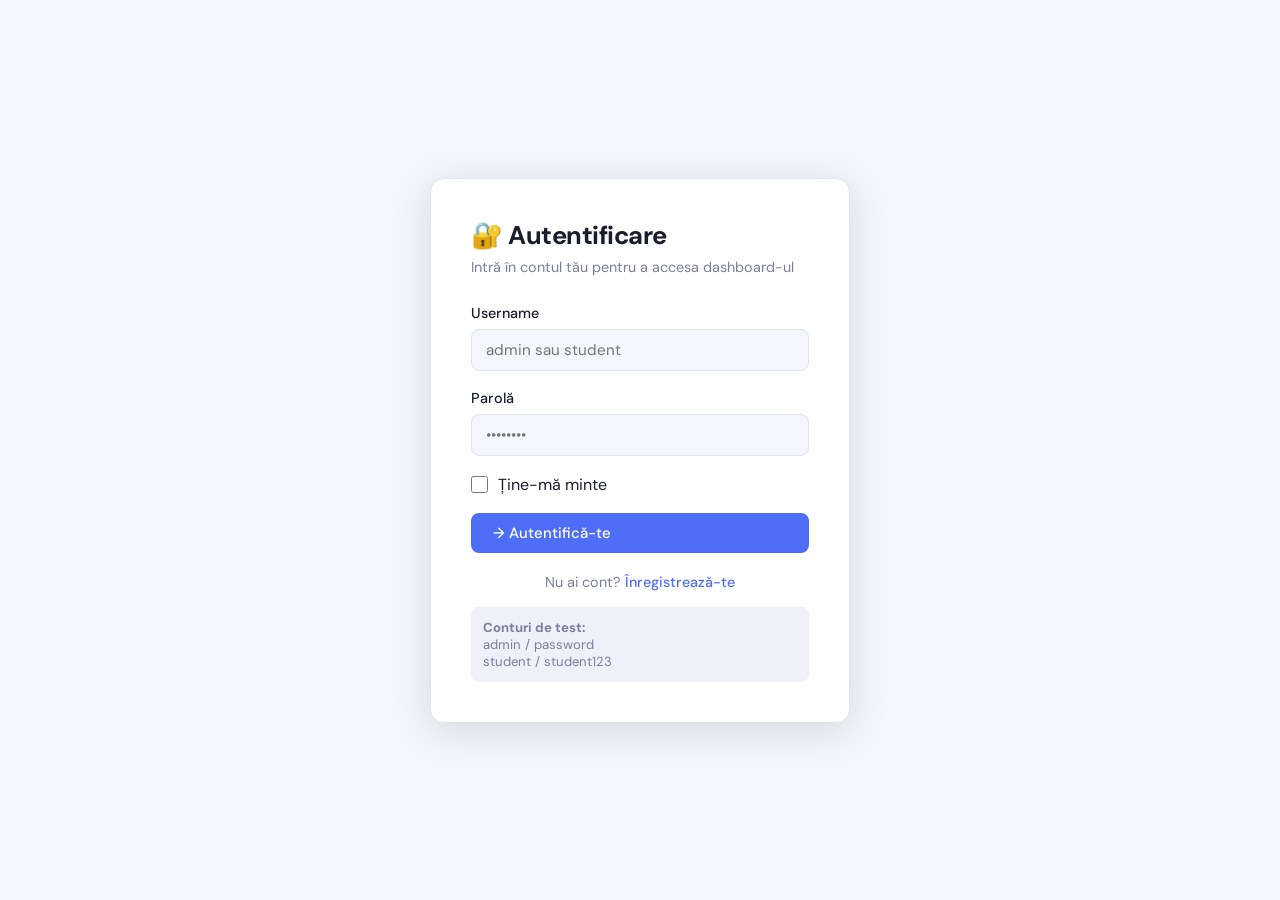
<file: Laborator3/laborator3/laborator3/cart.html>
<!DOCTYPE html>
<html lang="ro">
<head>
  <meta charset="UTF-8">
  <meta name="viewport" content="width=device-width, initial-scale=1.0">
  <title>Coș de Cumpărături – Laborator 3</title>
  <link rel="stylesheet" href="style.css">
</head>
<body class="light">

<nav>
  <span class="logo">Lab3 &lt;HTTP/&gt;</span>
  <ul>
    <li><a href="index.html">Acasă</a></li>
    <li><a href="dashboard.html">Dashboard</a></li>
    <li><a href="cart.html" class="active">🛒 Coș</a></li>
    <li><a href="preferences.html">Preferințe</a></li>
  </ul>
  <button class="theme-toggle" id="themeToggle">🌙</button>
</nav>

<div class="container">
  <div class="page-header">
    <h1>🛒 Coș de Cumpărături</h1>
    <p>Coșul este stocat în <strong>sessionStorage</strong> – se golește la închiderea tab-ului</p>
  </div>

  <div id="alertArea"></div>

  <!-- PRODUCTS -->
  <div class="card">
    <h2>Produse Disponibile</h2>
    <div class="product-grid" id="productGrid"></div>

    <div style="display:flex;gap:12px;align-items:flex-end;flex-wrap:wrap;">
      <div class="form-group" style="margin-bottom:0;flex:1;min-width:160px;">
        <label for="productSelect">Produs</label>
        <select id="productSelect"></select>
      </div>
      <div class="form-group" style="margin-bottom:0;width:100px;">
        <label for="qty">Cantitate</label>
        <input type="number" id="qty" min="1" max="10" value="1">
      </div>
      <button class="btn btn-primary" id="addBtn">+ Adaugă în Coș</button>
    </div>
  </div>

  <!-- CART -->
  <div class="card">
    <h2>Coșul Meu <span class="badge" id="cartBadge">0 produse</span></h2>
    <table>
      <thead>
        <tr><th>Produs</th><th>Cantitate</th><th>Preț unitar</th><th>Subtotal</th><th>Acțiune</th></tr>
      </thead>
      <tbody id="cartTbody"></tbody>
    </table>
    <div class="cart-total" id="cartTotal" style="display:none">
      Total: <span id="totalValue">0</span> RON
    </div>
    <div class="actions-row" style="margin-top:16px">
      <button class="btn btn-danger" id="clearCartBtn">🗑️ Golește Coșul</button>
      <button class="btn btn-outline" onclick="renderCart()">🔄 Reîncarcă</button>
    </div>
  </div>
</div>

<script src="js/cookies.js"></script>
<script src="js/storage.js"></script>
<script>
  // Auth check
  const session = StorageManager.getSession('userSession');
  if (!session) { window.location.href = 'login.html'; }

  document.body.className = CookieManager.get('theme') || 'light';
  document.getElementById('themeToggle').textContent = document.body.className === 'dark' ? '☀️' : '🌙';

  const products = {
    laptop:  { name: 'Laptop',   price: 2500, icon: '💻' },
    telefon: { name: 'Telefon',  price: 1200, icon: '📱' },
    tableta: { name: 'Tabletă',  price: 800,  icon: '📟' },
    casti:   { name: 'Căști',    price: 150,  icon: '🎧' }
  };

  // Build product grid & select
  const grid = document.getElementById('productGrid');
  const sel = document.getElementById('productSelect');
  Object.entries(products).forEach(([key, p]) => {
    grid.innerHTML += `
      <div class="product-card">
        <div>${p.icon} <strong>${p.name}</strong></div>
        <div class="price">${p.price} RON</div>
      </div>`;
    sel.innerHTML += `<option value="${key}">${p.icon} ${p.name} – ${p.price} RON</option>`;
  });

  function getCart() {
    return StorageManager.getSession('cart') || {};
  }

  function saveCart(cart) {
    StorageManager.setSession('cart', cart);
  }

  function showAlert(msg, type) {
    const a = document.getElementById('alertArea');
    a.innerHTML = `<div class="alert alert-${type}">${msg}</div>`;
    setTimeout(() => a.innerHTML = '', 2500);
  }

  function renderCart() {
    const cart = getCart();
    const keys = Object.keys(cart).filter(k => cart[k] > 0);
    const tbody = document.getElementById('cartTbody');
    const totalDiv = document.getElementById('cartTotal');
    const badge = document.getElementById('cartBadge');

    if (!keys.length) {
      tbody.innerHTML = '<tr class="empty-row"><td colspan="5">Coșul este gol 🛒</td></tr>';
      totalDiv.style.display = 'none';
      badge.textContent = '0 produse';
      return;
    }

    let total = 0;
    let totalQty = 0;
    tbody.innerHTML = keys.map(k => {
      const p = products[k];
      const qty = cart[k];
      const sub = p.price * qty;
      total += sub;
      totalQty += qty;
      return `
        <tr>
          <td>${p.icon} ${p.name}</td>
          <td>${qty}</td>
          <td>${p.price} RON</td>
          <td><strong>${sub} RON</strong></td>
          <td><button class="btn btn-danger btn-sm" onclick="removeItem('${k}')">Șterge</button></td>
        </tr>`;
    }).join('');

    document.getElementById('totalValue').textContent = total;
    totalDiv.style.display = 'block';
    badge.textContent = totalQty + ' produs' + (totalQty !== 1 ? 'e' : '');
  }

  function removeItem(key) {
    const cart = getCart();
    delete cart[key];
    saveCart(cart);
    renderCart();
    showAlert('Produsul a fost eliminat din coș.', 'success');
  }

  document.getElementById('addBtn').addEventListener('click', () => {
    const key = document.getElementById('productSelect').value;
    const qty = parseInt(document.getElementById('qty').value);
    if (qty < 1 || qty > 10) { showAlert('Cantitatea trebuie să fie între 1 și 10.', 'error'); return; }

    const cart = getCart();
    cart[key] = (cart[key] || 0) + qty;
    if (cart[key] > 10) cart[key] = 10;
    saveCart(cart);
    renderCart();
    showAlert(`✅ ${products[key].name} (x${qty}) adăugat în coș!`, 'success');
  });

  document.getElementById('clearCartBtn').addEventListener('click', () => {
    saveCart({});
    renderCart();
    showAlert('Coșul a fost golit.', 'success');
  });

  document.getElementById('themeToggle').addEventListener('click', () => {
    const next = document.body.className === 'light' ? 'dark' : 'light';
    CookieManager.set('theme', next);
    document.body.className = next;
    document.getElementById('themeToggle').textContent = next === 'dark' ? '☀️' : '🌙';
  });

  renderCart();
</script>
</body>
</html>
</file>
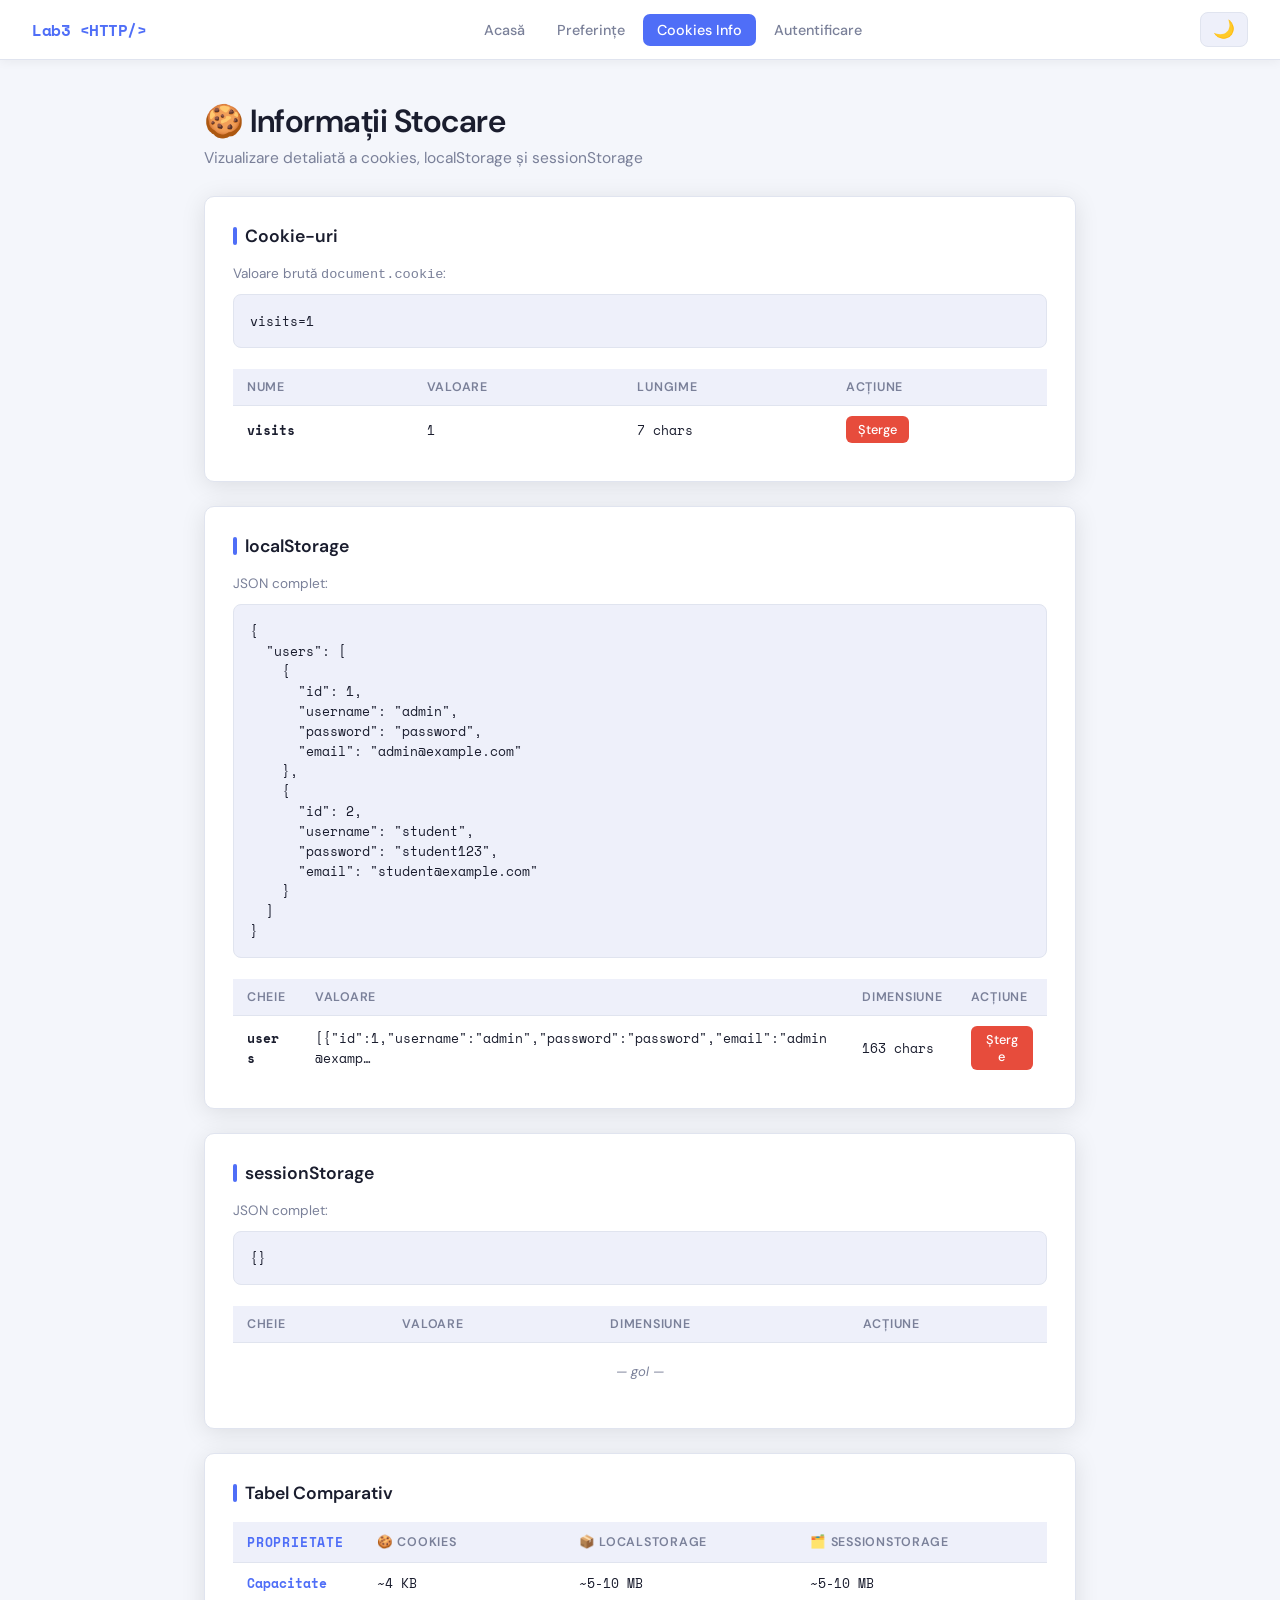
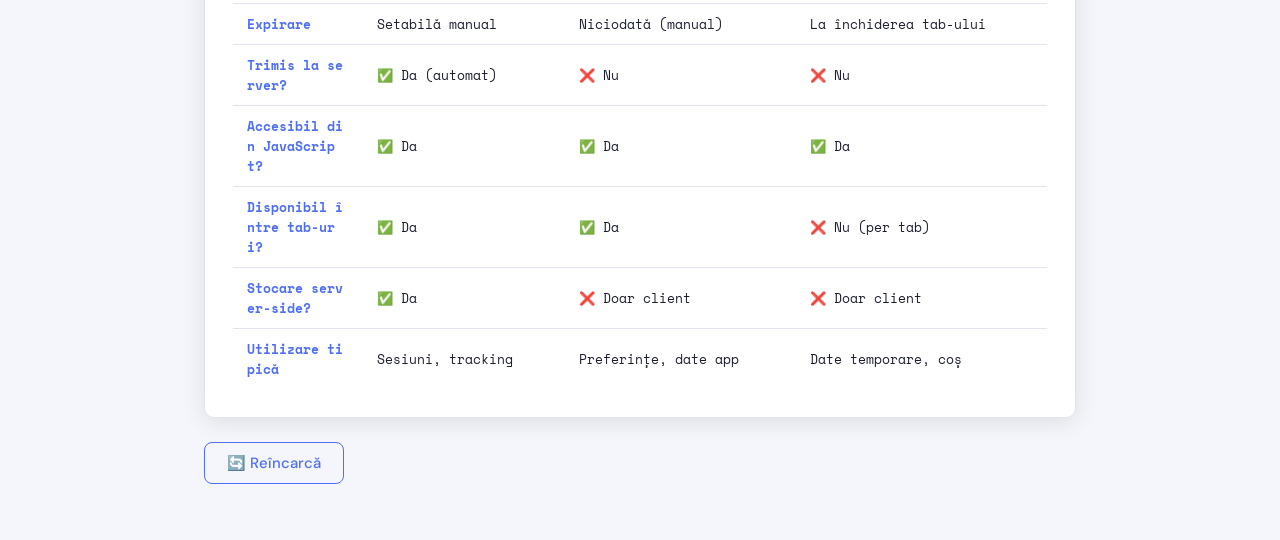
<file: Laborator3/laborator3/laborator3/cookies-info.html>
<!DOCTYPE html>
<html lang="ro">
<head>
  <meta charset="UTF-8">
  <meta name="viewport" content="width=device-width, initial-scale=1.0">
  <title>Cookies Info – Laborator 3</title>
  <link rel="stylesheet" href="style.css">
</head>
<body class="light">

<nav>
  <span class="logo">Lab3 &lt;HTTP/&gt;</span>
  <ul>
    <li><a href="index.html">Acasă</a></li>
    <li><a href="preferences.html">Preferințe</a></li>
    <li><a href="cookies-info.html" class="active">Cookies Info</a></li>
    <li><a href="login.html">Autentificare</a></li>
  </ul>
  <button class="theme-toggle" id="themeToggle">🌙</button>
</nav>

<div class="container">
  <div class="page-header">
    <h1>🍪 Informații Stocare</h1>
    <p>Vizualizare detaliată a cookies, localStorage și sessionStorage</p>
  </div>

  <!-- COOKIES -->
  <div class="card">
    <h2>Cookie-uri</h2>
    <p style="font-size:0.85rem;color:var(--muted);margin-bottom:12px;">Valoare brută <code>document.cookie</code>:</p>
    <pre id="rawCookie">—</pre>
    <br>
    <table>
      <thead><tr><th>Nume</th><th>Valoare</th><th>Lungime</th><th>Acțiune</th></tr></thead>
      <tbody id="cookiesTbody"></tbody>
    </table>
  </div>

  <!-- LOCALSTORAGE -->
  <div class="card">
    <h2>localStorage</h2>
    <p style="font-size:0.85rem;color:var(--muted);margin-bottom:12px;">JSON complet:</p>
    <pre id="rawLocal">—</pre>
    <br>
    <table>
      <thead><tr><th>Cheie</th><th>Valoare</th><th>Dimensiune</th><th>Acțiune</th></tr></thead>
      <tbody id="localTbody"></tbody>
    </table>
  </div>

  <!-- SESSIONSTORAGE -->
  <div class="card">
    <h2>sessionStorage</h2>
    <p style="font-size:0.85rem;color:var(--muted);margin-bottom:12px;">JSON complet:</p>
    <pre id="rawSession">—</pre>
    <br>
    <table>
      <thead><tr><th>Cheie</th><th>Valoare</th><th>Dimensiune</th><th>Acțiune</th></tr></thead>
      <tbody id="sessionTbody"></tbody>
    </table>
  </div>

  <!-- COMPARISON TABLE -->
  <div class="card">
    <h2>Tabel Comparativ</h2>
    <table class="compare-table">
      <thead>
        <tr>
          <th>Proprietate</th>
          <th>🍪 Cookies</th>
          <th>📦 localStorage</th>
          <th>🗂️ sessionStorage</th>
        </tr>
      </thead>
      <tbody>
        <tr>
          <td>Capacitate</td>
          <td>~4 KB</td>
          <td>~5-10 MB</td>
          <td>~5-10 MB</td>
        </tr>
        <tr>
          <td>Expirare</td>
          <td>Setabilă manual</td>
          <td>Niciodată (manual)</td>
          <td>La închiderea tab-ului</td>
        </tr>
        <tr>
          <td>Trimis la server?</td>
          <td>✅ Da (automat)</td>
          <td>❌ Nu</td>
          <td>❌ Nu</td>
        </tr>
        <tr>
          <td>Accesibil din JavaScript?</td>
          <td>✅ Da</td>
          <td>✅ Da</td>
          <td>✅ Da</td>
        </tr>
        <tr>
          <td>Disponibil între tab-uri?</td>
          <td>✅ Da</td>
          <td>✅ Da</td>
          <td>❌ Nu (per tab)</td>
        </tr>
        <tr>
          <td>Stocare server-side?</td>
          <td>✅ Da</td>
          <td>❌ Doar client</td>
          <td>❌ Doar client</td>
        </tr>
        <tr>
          <td>Utilizare tipică</td>
          <td>Sesiuni, tracking</td>
          <td>Preferințe, date app</td>
          <td>Date temporare, coș</td>
        </tr>
      </tbody>
    </table>
  </div>

  <div class="actions-row">
    <button class="btn btn-outline" onclick="renderAll()">🔄 Reîncarcă</button>
  </div>
</div>

<script src="js/cookies.js"></script>
<script src="js/storage.js"></script>
<script>
  function applyTheme() {
    const theme = CookieManager.get('theme') || 'light';
    document.body.className = theme;
    document.getElementById('themeToggle').textContent = theme === 'dark' ? '☀️' : '🌙';
  }

  function renderTbody(tbodyId, rows) {
    const el = document.getElementById(tbodyId);
    el.innerHTML = rows.length
      ? rows.join('')
      : '<tr class="empty-row"><td colspan="4">— gol —</td></tr>';
  }

  function renderAll() {
    // Cookies
    const rawC = document.cookie || '—';
    document.getElementById('rawCookie').textContent = rawC;
    const allC = CookieManager.getAll();
    renderTbody('cookiesTbody', Object.keys(allC).map(k => `
      <tr>
        <td><strong>${k}</strong></td>
        <td>${allC[k]}</td>
        <td>${(k + allC[k]).length} chars</td>
        <td><button class="btn btn-danger btn-sm" onclick="delCookie('${k}')">Șterge</button></td>
      </tr>`));

    // localStorage
    const allL = StorageManager.getAllLocal();
    const rawL = JSON.stringify(allL, null, 2);
    document.getElementById('rawLocal').textContent = rawL || '{}';
    renderTbody('localTbody', Object.keys(allL).map(k => {
      const v = JSON.stringify(allL[k]);
      return `<tr>
        <td><strong>${k}</strong></td>
        <td>${v.length > 70 ? v.substring(0,70)+'…' : v}</td>
        <td>${v.length} chars</td>
        <td><button class="btn btn-danger btn-sm" onclick="delLocal('${k}')">Șterge</button></td>
      </tr>`;
    }));

    // sessionStorage
    const allS = StorageManager.getAllSession();
    const rawS = JSON.stringify(allS, null, 2);
    document.getElementById('rawSession').textContent = rawS || '{}';
    renderTbody('sessionTbody', Object.keys(allS).map(k => {
      const v = JSON.stringify(allS[k]);
      return `<tr>
        <td><strong>${k}</strong></td>
        <td>${v.length > 70 ? v.substring(0,70)+'…' : v}</td>
        <td>${v.length} chars</td>
        <td><button class="btn btn-danger btn-sm" onclick="delSession('${k}')">Șterge</button></td>
      </tr>`;
    }));
  }

  function delCookie(name) { CookieManager.delete(name); renderAll(); }
  function delLocal(key) { StorageManager.removeLocal(key); renderAll(); }
  function delSession(key) { StorageManager.removeSession(key); renderAll(); }

  document.getElementById('themeToggle').addEventListener('click', () => {
    const next = document.body.className === 'light' ? 'dark' : 'light';
    CookieManager.set('theme', next);
    document.body.className = next;
    document.getElementById('themeToggle').textContent = next === 'dark' ? '☀️' : '🌙';
  });

  applyTheme();
  renderAll();
</script>
</body>
</html>
</file>
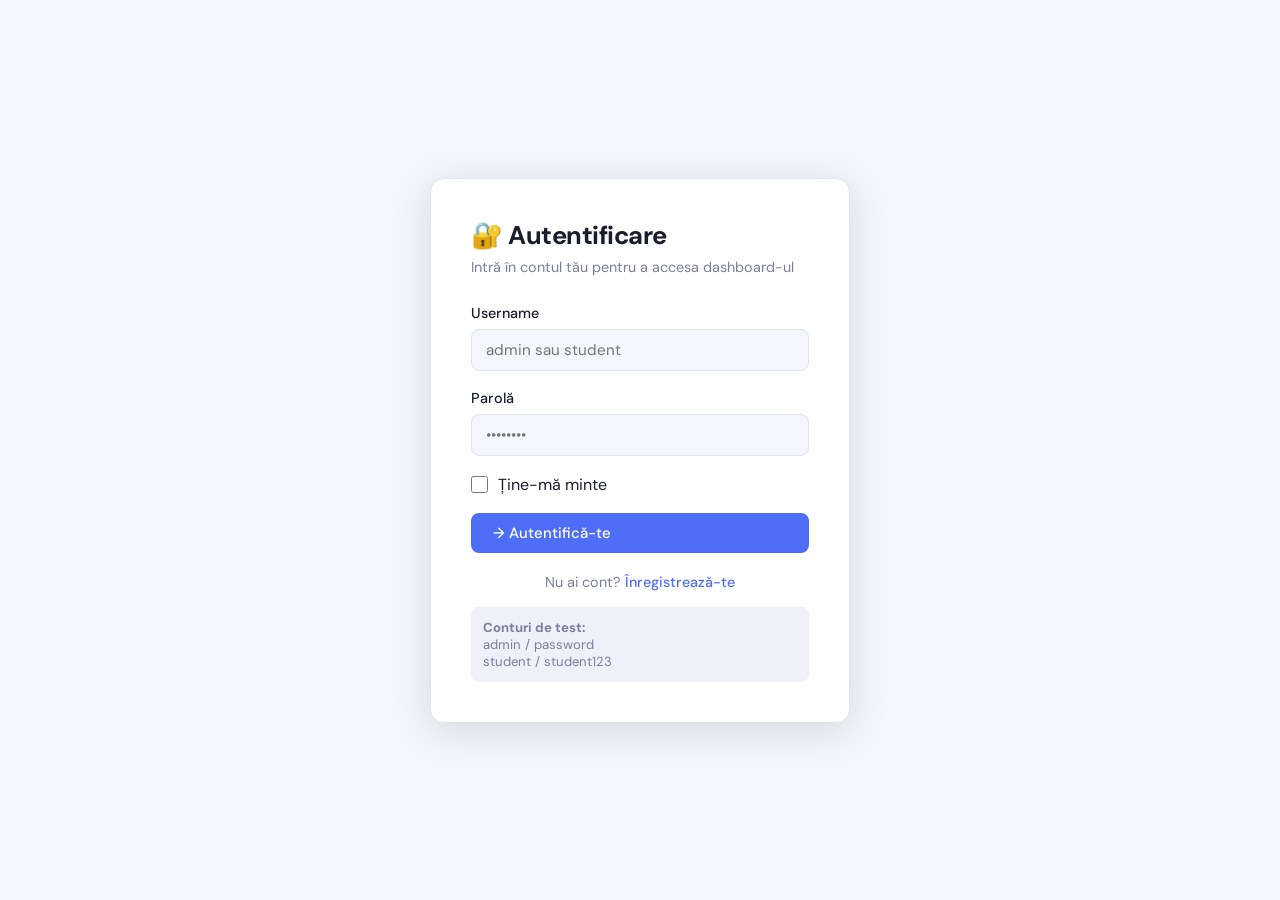
<file: Laborator3/laborator3/laborator3/dashboard.html>
<!DOCTYPE html>
<html lang="ro">
<head>
  <meta charset="UTF-8">
  <meta name="viewport" content="width=device-width, initial-scale=1.0">
  <title>Dashboard – Laborator 3</title>
  <link rel="stylesheet" href="style.css">
</head>
<body class="light">

<nav>
  <span class="logo">Lab3 &lt;HTTP/&gt;</span>
  <ul>
    <li><a href="index.html">Acasă</a></li>
    <li><a href="dashboard.html" class="active">Dashboard</a></li>
    <li><a href="cart.html">🛒 Coș</a></li>
    <li><a href="preferences.html">Preferințe</a></li>
  </ul>
  <button class="theme-toggle" id="themeToggle">🌙</button>
</nav>

<div class="container">
  <div class="page-header">
    <h1>Dashboard 🖥️</h1>
    <p>Bine ai venit, <strong id="dashUsername">—</strong>!</p>
  </div>

  <div id="alertArea"></div>

  <!-- SESSION INFO -->
  <div class="card">
    <h2>Informații Sesiune</h2>
    <div class="session-grid">
      <div class="session-item">
        <div class="si-label">ID Sesiune</div>
        <div class="si-value" id="siSessionId">—</div>
      </div>
      <div class="session-item">
        <div class="si-label">Username</div>
        <div class="si-value" id="siUsername">—</div>
      </div>
      <div class="session-item">
        <div class="si-label">Email</div>
        <div class="si-value" id="siEmail">—</div>
      </div>
      <div class="session-item">
        <div class="si-label">Ora autentificării</div>
        <div class="si-value" id="siLoginTime">—</div>
      </div>
      <div class="session-item" style="grid-column:span 2;text-align:center;">
        <div class="si-label">Durată sesiune</div>
        <div class="timer" id="timerDisplay">00:00:00</div>
      </div>
    </div>
  </div>

  <!-- ACTIONS -->
  <div class="card">
    <h2>Acțiuni</h2>
    <div class="actions-row">
      <a href="cart.html" class="btn btn-primary">🛒 Coș de Cumpărături</a>
      <button class="btn btn-outline" id="newTabBtn">↗️ Deschide în Tab Nou</button>
      <button class="btn btn-danger" id="logoutBtn">🚪 Deconectare</button>
    </div>
    <div style="margin-top:14px;padding:12px;background:var(--table-head);border-radius:8px;font-size:0.85rem;color:var(--muted);">
      💡 <strong>Experiment:</strong> Deschide pagina într-un tab nou și observă că <code>sessionStorage</code> este <strong>diferit</strong> pentru fiecare tab — noul tab va cere autentificarea din nou!
    </div>
  </div>

  <!-- RAW SESSION DATA -->
  <div class="card">
    <h2>Date Brute sessionStorage (debug)</h2>
    <pre id="rawSession">—</pre>
  </div>
</div>

<script src="js/cookies.js"></script>
<script src="js/storage.js"></script>
<script>
  document.body.className = CookieManager.get('theme') || 'light';
  document.getElementById('themeToggle').textContent = document.body.className === 'dark' ? '☀️' : '🌙';

  // Check auth
  const session = StorageManager.getSession('userSession');
  if (!session) {
    window.location.href = 'login.html';
  }

  // Populate
  document.getElementById('dashUsername').textContent = session.username;
  document.getElementById('siSessionId').textContent = session.sessionId;
  document.getElementById('siUsername').textContent = session.username;
  document.getElementById('siEmail').textContent = session.email;

  const loginDate = new Date(session.loginTime);
  document.getElementById('siLoginTime').textContent = loginDate.toLocaleString('ro-RO');

  document.getElementById('rawSession').textContent = JSON.stringify(StorageManager.getAllSession(), null, 2);

  // Timer
  function updateTimer() {
    const diff = Math.floor((Date.now() - loginDate.getTime()) / 1000);
    const h = String(Math.floor(diff / 3600)).padStart(2, '0');
    const m = String(Math.floor((diff % 3600) / 60)).padStart(2, '0');
    const s = String(diff % 60).padStart(2, '0');
    document.getElementById('timerDisplay').textContent = `${h}:${m}:${s}`;
  }
  updateTimer();
  setInterval(updateTimer, 1000);

  // Logout
  document.getElementById('logoutBtn').addEventListener('click', () => {
    StorageManager.clearSession();
    window.location.href = 'login.html';
  });

  // New tab
  document.getElementById('newTabBtn').addEventListener('click', () => {
    window.open('dashboard.html', '_blank');
  });

  document.getElementById('themeToggle').addEventListener('click', () => {
    const next = document.body.className === 'light' ? 'dark' : 'light';
    CookieManager.set('theme', next);
    document.body.className = next;
    document.getElementById('themeToggle').textContent = next === 'dark' ? '☀️' : '🌙';
  });
</script>
</body>
</html>
</file>
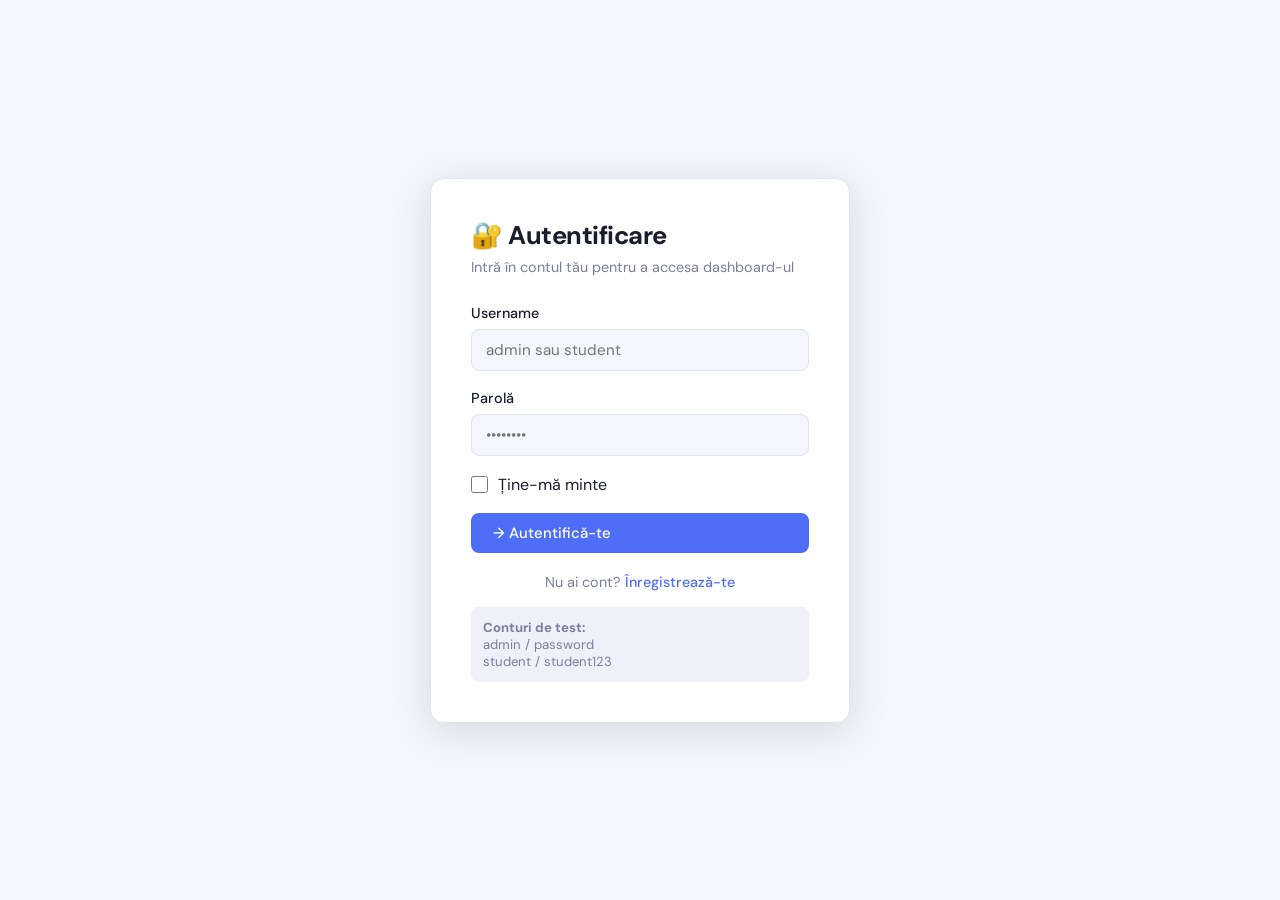
<file: Laborator3/laborator3/laborator3/login.html>
<!DOCTYPE html>
<html lang="ro">
<head>
  <meta charset="UTF-8">
  <meta name="viewport" content="width=device-width, initial-scale=1.0">
  <title>Autentificare – Laborator 3</title>
  <link rel="stylesheet" href="style.css">
</head>
<body class="light">

<div class="auth-wrap">
  <div class="auth-card">
    <h1>🔐 Autentificare</h1>
    <p class="subtitle">Intră în contul tău pentru a accesa dashboard-ul</p>

    <div id="alertArea"></div>

    <div class="form-group">
      <label for="username">Username</label>
      <input type="text" id="username" placeholder="admin sau student" autocomplete="username">
    </div>

    <div class="form-group">
      <label for="password">Parolă</label>
      <input type="password" id="password" placeholder="••••••••" autocomplete="current-password">
    </div>

    <div class="checkbox-group">
      <input type="checkbox" id="rememberMe">
      <label for="rememberMe" style="margin-bottom:0;font-weight:400;">Ține-mă minte</label>
    </div>

    <button class="btn btn-primary" style="width:100%" id="loginBtn">→ Autentifică-te</button>

    <div class="auth-link">
      Nu ai cont? <a href="register.html">Înregistrează-te</a>
    </div>

    <div style="margin-top:16px;padding:12px;background:var(--table-head);border-radius:8px;font-size:0.82rem;color:var(--muted);">
      <strong>Conturi de test:</strong><br>
      admin / password<br>
      student / student123
    </div>
  </div>
</div>

<script src="js/cookies.js"></script>
<script src="js/storage.js"></script>
<script>
  // Apply theme
  document.body.className = CookieManager.get('theme') || 'light';

  // Init default users if none exist
  if (!StorageManager.getLocal('users')) {
    StorageManager.setLocal('users', [
      { id: 1, username: 'admin', password: 'password', email: 'admin@example.com' },
      { id: 2, username: 'student', password: 'student123', email: 'student@example.com' }
    ]);
  }

  // Pre-fill remembered username
  const remembered = StorageManager.getLocal('rememberedUser');
  if (remembered) {
    document.getElementById('username').value = remembered;
    document.getElementById('rememberMe').checked = true;
  }

  function showAlert(msg, type) {
    document.getElementById('alertArea').innerHTML =
      `<div class="alert alert-${type}">${msg}</div>`;
  }

  document.getElementById('loginBtn').addEventListener('click', () => {
    const username = document.getElementById('username').value.trim();
    const password = document.getElementById('password').value;
    const remember = document.getElementById('rememberMe').checked;

    if (!username || !password) {
      showAlert('⚠️ Completați toate câmpurile.', 'error');
      return;
    }

    const users = StorageManager.getLocal('users') || [];
    const user = users.find(u => u.username === username && u.password === password);

    if (!user) {
      showAlert('❌ Username sau parolă incorectă.', 'error');
      return;
    }

    // Remember me
    if (remember) {
      StorageManager.setLocal('rememberedUser', username);
    } else {
      StorageManager.removeLocal('rememberedUser');
    }

    // Create session
    const session = {
      userId: user.id,
      username: user.username,
      email: user.email,
      loginTime: new Date().toISOString(),
      sessionId: Math.random().toString(36).substring(2) + Date.now().toString(36)
    };
    StorageManager.setSession('userSession', session);

    // Set cookie for display name
    CookieManager.set('username', user.username, 1);

    showAlert('✅ Autentificare reușită! Redirecționare…', 'success');
    setTimeout(() => { window.location.href = 'dashboard.html'; }, 1000);
  });

  // Allow Enter key
  document.addEventListener('keydown', e => {
    if (e.key === 'Enter') document.getElementById('loginBtn').click();
  });
</script>
</body>
</html>
</file>
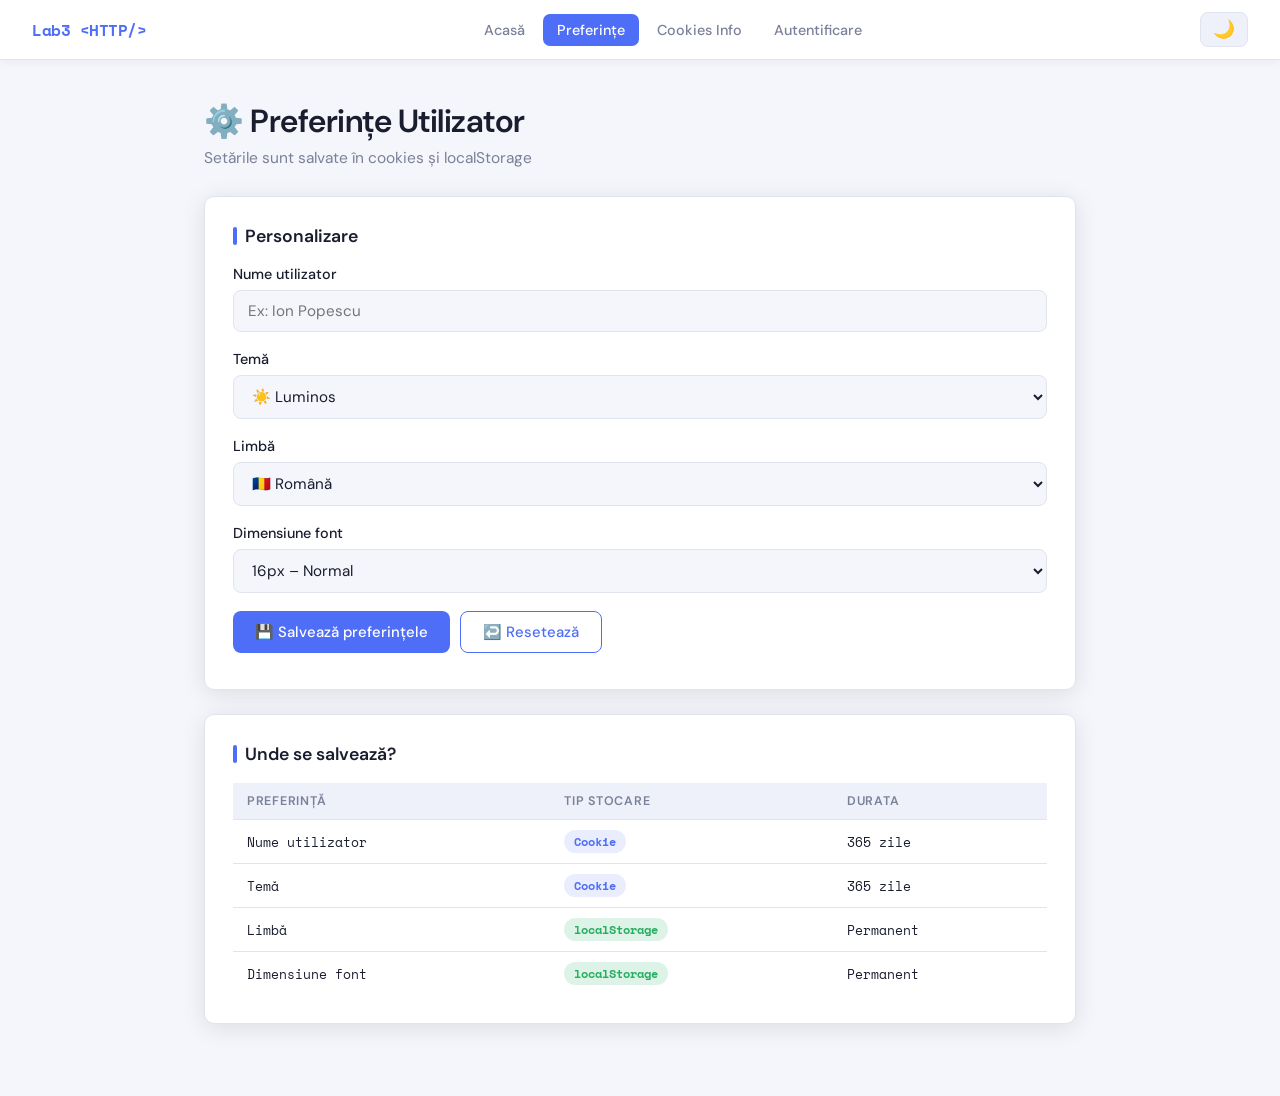
<file: Laborator3/laborator3/laborator3/preferences.html>
<!DOCTYPE html>
<html lang="ro">
<head>
  <meta charset="UTF-8">
  <meta name="viewport" content="width=device-width, initial-scale=1.0">
  <title>Preferințe – Laborator 3</title>
  <link rel="stylesheet" href="style.css">
</head>
<body class="light">

<nav>
  <span class="logo">Lab3 &lt;HTTP/&gt;</span>
  <ul>
    <li><a href="index.html">Acasă</a></li>
    <li><a href="preferences.html" class="active">Preferințe</a></li>
    <li><a href="cookies-info.html">Cookies Info</a></li>
    <li><a href="login.html">Autentificare</a></li>
  </ul>
  <button class="theme-toggle" id="themeToggle" title="Schimbă tema">🌙</button>
</nav>

<div class="container">
  <div class="page-header">
    <h1>⚙️ Preferințe Utilizator</h1>
    <p>Setările sunt salvate în cookies și localStorage</p>
  </div>

  <div id="alertArea"></div>

  <div class="card">
    <h2>Personalizare</h2>

    <div class="form-group">
      <label for="username">Nume utilizator</label>
      <input type="text" id="username" placeholder="Ex: Ion Popescu">
    </div>

    <div class="form-group">
      <label for="theme">Temă</label>
      <select id="theme">
        <option value="light">☀️ Luminos</option>
        <option value="dark">🌙 Întunecat</option>
      </select>
    </div>

    <div class="form-group">
      <label for="language">Limbă</label>
      <select id="language">
        <option value="ro">🇷🇴 Română</option>
        <option value="en">🇬🇧 English</option>
        <option value="fr">🇫🇷 Français</option>
      </select>
    </div>

    <div class="form-group">
      <label for="fontSize">Dimensiune font</label>
      <select id="fontSize">
        <option value="14">14px – Mic</option>
        <option value="16" selected>16px – Normal</option>
        <option value="18">18px – Mare</option>
        <option value="20">20px – Foarte mare</option>
      </select>
    </div>

    <div class="actions-row">
      <button class="btn btn-primary" id="saveBtn">💾 Salvează preferințele</button>
      <button class="btn btn-outline" id="resetBtn">↩️ Resetează</button>
    </div>
  </div>

  <div class="card">
    <h2>Unde se salvează?</h2>
    <table>
      <thead>
        <tr><th>Preferință</th><th>Tip stocare</th><th>Durata</th></tr>
      </thead>
      <tbody>
        <tr><td>Nume utilizator</td><td><span class="badge">Cookie</span></td><td>365 zile</td></tr>
        <tr><td>Temă</td><td><span class="badge">Cookie</span></td><td>365 zile</td></tr>
        <tr><td>Limbă</td><td><span class="badge" style="background:rgba(39,174,96,0.15);color:#27ae60">localStorage</span></td><td>Permanent</td></tr>
        <tr><td>Dimensiune font</td><td><span class="badge" style="background:rgba(39,174,96,0.15);color:#27ae60">localStorage</span></td><td>Permanent</td></tr>
      </tbody>
    </table>
  </div>
</div>

<script src="js/cookies.js"></script>
<script src="js/storage.js"></script>
<script>
  function applyTheme(theme) {
    document.body.className = theme;
    document.getElementById('themeToggle').textContent = theme === 'dark' ? '☀️' : '🌙';
  }

  function loadPreferences() {
    const username = CookieManager.get('username') || '';
    const theme = CookieManager.get('theme') || 'light';
    const language = StorageManager.getLocal('language') || 'ro';
    const fontSize = StorageManager.getLocal('fontSize') || '16';

    document.getElementById('username').value = username;
    document.getElementById('theme').value = theme;
    document.getElementById('language').value = language;
    document.getElementById('fontSize').value = fontSize;

    applyTheme(theme);
    document.documentElement.style.setProperty('--font-size', fontSize + 'px');
  }

  function showAlert(msg, type) {
    const a = document.getElementById('alertArea');
    a.innerHTML = `<div class="alert alert-${type}">${msg}</div>`;
    setTimeout(() => a.innerHTML = '', 3000);
  }

  document.getElementById('saveBtn').addEventListener('click', () => {
    const username = document.getElementById('username').value.trim();
    const theme = document.getElementById('theme').value;
    const language = document.getElementById('language').value;
    const fontSize = document.getElementById('fontSize').value;

    CookieManager.set('username', username || 'Vizitator', 365);
    CookieManager.set('theme', theme, 365);
    StorageManager.setLocal('language', language);
    StorageManager.setLocal('fontSize', parseInt(fontSize));

    applyTheme(theme);
    document.documentElement.style.setProperty('--font-size', fontSize + 'px');

    showAlert('✅ Preferințele au fost salvate cu succes!', 'success');
    setTimeout(() => { window.location.href = 'index.html'; }, 1500);
  });

  document.getElementById('resetBtn').addEventListener('click', () => {
    CookieManager.delete('username');
    CookieManager.delete('theme');
    StorageManager.removeLocal('language');
    StorageManager.removeLocal('fontSize');
    loadPreferences();
    showAlert('Preferințele au fost resetate.', 'success');
  });

  document.getElementById('themeToggle').addEventListener('click', () => {
    const current = document.getElementById('theme').value;
    const next = current === 'light' ? 'dark' : 'light';
    document.getElementById('theme').value = next;
    applyTheme(next);
  });

  // Preview live
  document.getElementById('theme').addEventListener('change', e => applyTheme(e.target.value));
  document.getElementById('fontSize').addEventListener('change', e => {
    document.documentElement.style.setProperty('--font-size', e.target.value + 'px');
  });

  loadPreferences();
</script>
</body>
</html>
</file>
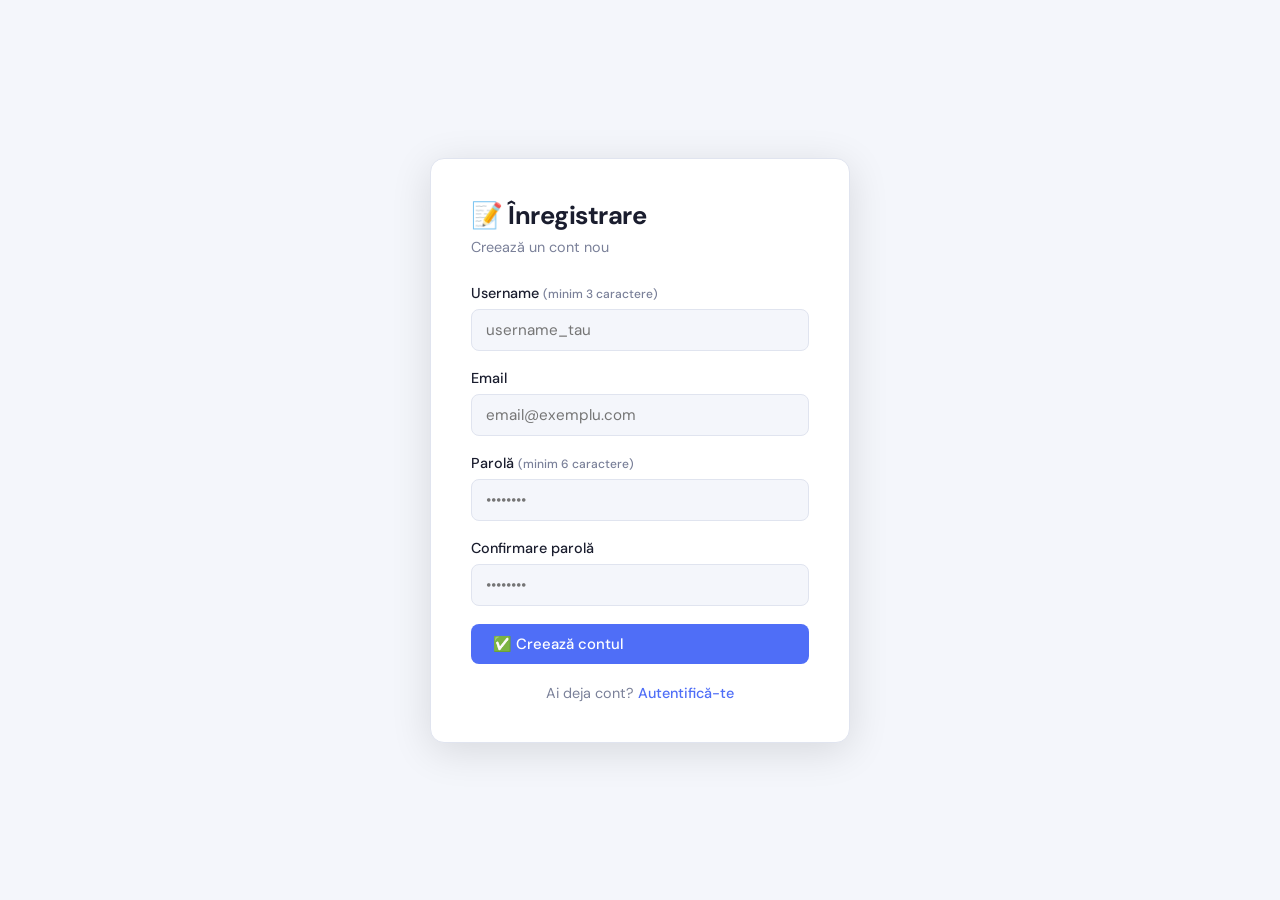
<file: Laborator3/laborator3/laborator3/register.html>
<!DOCTYPE html>
<html lang="ro">
<head>
  <meta charset="UTF-8">
  <meta name="viewport" content="width=device-width, initial-scale=1.0">
  <title>Înregistrare – Laborator 3</title>
  <link rel="stylesheet" href="style.css">
</head>
<body class="light">

<div class="auth-wrap">
  <div class="auth-card">
    <h1>📝 Înregistrare</h1>
    <p class="subtitle">Creează un cont nou</p>

    <div id="alertArea"></div>

    <div class="form-group">
      <label for="username">Username <small style="color:var(--muted)">(minim 3 caractere)</small></label>
      <input type="text" id="username" placeholder="username_tau" autocomplete="username">
    </div>

    <div class="form-group">
      <label for="email">Email</label>
      <input type="email" id="email" placeholder="email@exemplu.com" autocomplete="email">
    </div>

    <div class="form-group">
      <label for="password">Parolă <small style="color:var(--muted)">(minim 6 caractere)</small></label>
      <input type="password" id="password" placeholder="••••••••" autocomplete="new-password">
    </div>

    <div class="form-group">
      <label for="confirmPassword">Confirmare parolă</label>
      <input type="password" id="confirmPassword" placeholder="••••••••" autocomplete="new-password">
    </div>

    <button class="btn btn-primary" style="width:100%" id="registerBtn">✅ Creează contul</button>

    <div class="auth-link">
      Ai deja cont? <a href="login.html">Autentifică-te</a>
    </div>
  </div>
</div>

<script src="js/cookies.js"></script>
<script src="js/storage.js"></script>
<script>
  document.body.className = CookieManager.get('theme') || 'light';

  // Init default users
  if (!StorageManager.getLocal('users')) {
    StorageManager.setLocal('users', [
      { id: 1, username: 'admin', password: 'password', email: 'admin@example.com' },
      { id: 2, username: 'student', password: 'student123', email: 'student@example.com' }
    ]);
  }

  function showAlert(msg, type) {
    document.getElementById('alertArea').innerHTML =
      `<div class="alert alert-${type}">${msg}</div>`;
  }

  function validateEmail(email) {
    return /^[^\s@]+@[^\s@]+\.[^\s@]+$/.test(email);
  }

  document.getElementById('registerBtn').addEventListener('click', () => {
    const username = document.getElementById('username').value.trim();
    const email = document.getElementById('email').value.trim();
    const password = document.getElementById('password').value;
    const confirmPassword = document.getElementById('confirmPassword').value;

    // Validations
    if (!username || !email || !password || !confirmPassword) {
      showAlert('⚠️ Toate câmpurile sunt obligatorii.', 'error'); return;
    }
    if (username.length < 3) {
      showAlert('⚠️ Username-ul trebuie să aibă minim 3 caractere.', 'error'); return;
    }
    if (!validateEmail(email)) {
      showAlert('⚠️ Adresa de email nu este validă.', 'error'); return;
    }
    if (password.length < 6) {
      showAlert('⚠️ Parola trebuie să aibă minim 6 caractere.', 'error'); return;
    }
    if (password !== confirmPassword) {
      showAlert('⚠️ Parolele nu coincid.', 'error'); return;
    }

    const users = StorageManager.getLocal('users') || [];

    if (users.find(u => u.username === username)) {
      showAlert('❌ Username-ul este deja folosit.', 'error'); return;
    }
    if (users.find(u => u.email === email)) {
      showAlert('❌ Adresa de email este deja înregistrată.', 'error'); return;
    }

    const newUser = {
      id: Date.now(),
      username,
      password,
      email
    };
    users.push(newUser);
    StorageManager.setLocal('users', users);

    showAlert('✅ Cont creat cu succes! Redirecționare spre login…', 'success');
    setTimeout(() => { window.location.href = 'login.html'; }, 1500);
  });

  document.addEventListener('keydown', e => {
    if (e.key === 'Enter') document.getElementById('registerBtn').click();
  });
</script>
</body>
</html>
</file>
<file: Calculator/style.css>
/* ===========================
   RESET & VARIABILE GLOBALE
   =========================== */
*, *::before, *::after {
    box-sizing: border-box;
    margin: 0;
    padding: 0;
}

:root {
    --bg-page:      #0f0f0f;
    --bg-calc:      #1a1a1a;
    --bg-display:   #111111;
    --bg-btn:       #2a2a2a;
    --bg-btn-op:    #ff6b00;
    --bg-btn-clear: #3a3a3a;
    --bg-btn-eq:    #ff6b00;

    --text-display: #ffffff;
    --text-expr:    #888888;
    --text-btn:     #ffffff;
    --text-btn-op:  #ffffff;
    --text-error:   #ff4444;

    --shadow-calc:  0 30px 80px rgba(0,0,0,0.7);
    --shadow-btn:   0 4px 10px rgba(0,0,0,0.4);
    --radius-calc:  28px;
    --radius-btn:   16px;

    --font-display: 'JetBrains Mono', 'Courier New', monospace;
    --font-btn:     'Inter', 'Segoe UI', sans-serif;

    --transition:   0.12s ease;
}

/* ===========================
   PAGINA
   =========================== */
body {
    min-height: 100vh;
    display: flex;
    align-items: center;
    justify-content: center;
    background: var(--bg-page);
    background-image:
        radial-gradient(ellipse at 20% 30%, rgba(255,107,0,0.08) 0%, transparent 60%),
        radial-gradient(ellipse at 80% 80%, rgba(255,107,0,0.05) 0%, transparent 50%);
    font-family: var(--font-btn);
}

/* ===========================
   CONTAINERUL CALCULATORULUI
   =========================== */
.calculator {
    width: 340px;
    background: var(--bg-calc);
    border-radius: var(--radius-calc);
    box-shadow: var(--shadow-calc);
    padding: 24px 20px 20px;
    border: 1px solid rgba(255,255,255,0.06);
    user-select: none;
}

/* ===========================
   ECRAN (DISPLAY)
   =========================== */
.display-area {
    background: var(--bg-display);
    border-radius: 18px;
    padding: 18px 20px 14px;
    margin-bottom: 20px;
    min-height: 100px;
    display: flex;
    flex-direction: column;
    justify-content: flex-end;
    align-items: flex-end;
    overflow: hidden;
    border: 1px solid rgba(255,255,255,0.04);
}

#expression {
    font-family: var(--font-display);
    font-size: 0.85rem;
    color: var(--text-expr);
    min-height: 1.2em;
    margin-bottom: 6px;
    letter-spacing: 0.03em;
    word-break: break-all;
    text-align: right;
    transition: color var(--transition);
}

#display {
    font-family: var(--font-display);
    font-size: 2.8rem;
    font-weight: 300;
    color: var(--text-display);
    letter-spacing: -0.02em;
    word-break: break-all;
    text-align: right;
    line-height: 1.1;
    transition: font-size 0.15s ease, color 0.15s ease;
}

#display.error {
    color: var(--text-error);
    font-size: 1.2rem !important;
}

/* Animatie pop la update display */
@keyframes pop {
    0%   { transform: scale(1); }
    40%  { transform: scale(1.015); }
    100% { transform: scale(1); }
}

#display.pop {
    animation: pop 0.18s ease-out;
}

/* ===========================
   GRILA DE BUTOANE
   =========================== */
.buttons {
    display: grid;
    grid-template-columns: repeat(4, 1fr);
    gap: 10px;
}

/* ===========================
   BUTON GENERIC
   =========================== */
.btn {
    height: 72px;
    border: none;
    border-radius: var(--radius-btn);
    font-family: var(--font-btn);
    font-size: 1.25rem;
    font-weight: 500;
    color: var(--text-btn);
    background: var(--bg-btn);
    cursor: pointer;
    box-shadow: var(--shadow-btn);
    transition: background var(--transition), transform var(--transition), box-shadow var(--transition);
    position: relative;
    overflow: hidden;
    /* Ripple placeholder */
    isolation: isolate;
}

.btn:hover {
    background: #363636;
    transform: translateY(-1px);
    box-shadow: 0 6px 16px rgba(0,0,0,0.5);
}

.btn:active,
.btn.pressed {
    transform: scale(0.93) translateY(1px);
    box-shadow: 0 2px 6px rgba(0,0,0,0.3);
    background: #222;
}

/* ===========================
   VARIANTE DE BUTOANE
   =========================== */

/* Buton AC / C */
.btn-clear {
    background: var(--bg-btn-clear);
    color: #ffcc88;
    font-size: 1rem;
    font-weight: 600;
    letter-spacing: 0.05em;
}

.btn-clear:hover { background: #484848; }
.btn-clear:active, .btn-clear.pressed { background: #2e2e2e; }

/* Butoane operator */
.btn-operator {
    background: rgba(255,107,0,0.15);
    color: var(--bg-btn-op);
    font-size: 1.4rem;
    border: 1px solid rgba(255,107,0,0.25);
}

.btn-operator:hover {
    background: rgba(255,107,0,0.25);
    border-color: rgba(255,107,0,0.4);
}

.btn-operator:active,
.btn-operator.pressed {
    background: rgba(255,107,0,0.1);
}

/* Buton = */
.btn-equals {
    background: var(--bg-btn-eq);
    color: #fff;
    font-size: 1.5rem;
    font-weight: 400;
    box-shadow: 0 4px 20px rgba(255,107,0,0.35);
}

.btn-equals:hover {
    background: #ff7f1a;
    box-shadow: 0 6px 24px rgba(255,107,0,0.5);
}

.btn-equals:active,
.btn-equals.pressed {
    background: #e05500;
    box-shadow: 0 2px 10px rgba(255,107,0,0.3);
}

/* Butonul 0 — ocupa 2 coloane */
.btn-zero {
    grid-column: span 2;
    text-align: left;
    padding-left: 26px;
}

/* ===========================
   HINT TASTATURA
   =========================== */
.keyboard-hint {
    text-align: center;
    margin-top: 16px;
    font-size: 0.7rem;
    color: #444;
    letter-spacing: 0.04em;
}
</file>
<file: Laborator3/laborator3/laborator3/style.css>
@import url('https://fonts.googleapis.com/css2?family=Space+Mono:wght@400;700&family=DM+Sans:wght@300;400;500;600&display=swap');

:root {
  --accent: #4f6ef7;
  --accent-hover: #3a57d4;
  --danger: #e74c3c;
  --success: #27ae60;
  --radius: 10px;
  --shadow: 0 4px 24px rgba(0,0,0,0.10);
  --font-mono: 'Space Mono', monospace;
  --font-main: 'DM Sans', sans-serif;
  --font-size: 16px;
  --transition: 0.2s ease;
}

* { box-sizing: border-box; margin: 0; padding: 0; }

body {
  font-family: var(--font-main);
  font-size: var(--font-size);
  min-height: 100vh;
  transition: background 0.3s, color 0.3s;
}

/* ---- LIGHT THEME ---- */
body.light {
  background: #f4f6fb;
  color: #1a1d2e;
  --bg: #f4f6fb;
  --card: #ffffff;
  --border: #e0e4ef;
  --muted: #7a8099;
  --table-head: #eef0fa;
  --nav-bg: #ffffff;
}

/* ---- DARK THEME ---- */
body.dark {
  background: #12131f;
  color: #e8eaf6;
  --bg: #12131f;
  --card: #1c1e2e;
  --border: #2e3050;
  --muted: #8890b0;
  --table-head: #252840;
  --nav-bg: #1c1e2e;
}

/* ---- LAYOUT ---- */
.container {
  max-width: 920px;
  margin: 0 auto;
  padding: 0 24px 48px;
}

/* ---- NAV ---- */
nav {
  background: var(--nav-bg);
  border-bottom: 1.5px solid var(--border);
  padding: 0 32px;
  display: flex;
  align-items: center;
  justify-content: space-between;
  height: 60px;
  position: sticky;
  top: 0;
  z-index: 100;
  box-shadow: 0 2px 10px rgba(0,0,0,0.05);
}

nav .logo {
  font-family: var(--font-mono);
  font-weight: 700;
  font-size: 1rem;
  color: var(--accent);
  letter-spacing: -0.5px;
}

nav ul {
  list-style: none;
  display: flex;
  gap: 4px;
}

nav ul a {
  text-decoration: none;
  color: var(--muted);
  font-size: 0.9rem;
  font-weight: 500;
  padding: 7px 14px;
  border-radius: 7px;
  transition: background var(--transition), color var(--transition);
}

nav ul a:hover, nav ul a.active {
  background: var(--accent);
  color: #fff;
}

/* ---- PAGE HEADER ---- */
.page-header {
  padding: 40px 0 28px;
}

.page-header h1 {
  font-size: 2rem;
  font-weight: 600;
  letter-spacing: -0.5px;
  margin-bottom: 6px;
}

.page-header p {
  color: var(--muted);
  font-size: 0.97rem;
}

/* ---- CARD ---- */
.card {
  background: var(--card);
  border: 1.5px solid var(--border);
  border-radius: var(--radius);
  padding: 28px;
  margin-bottom: 24px;
  box-shadow: var(--shadow);
}

.card h2 {
  font-size: 1.1rem;
  font-weight: 600;
  margin-bottom: 18px;
  display: flex;
  align-items: center;
  gap: 8px;
}

.card h2::before {
  content: '';
  display: inline-block;
  width: 4px;
  height: 18px;
  background: var(--accent);
  border-radius: 2px;
}

/* ---- TABLES ---- */
table {
  width: 100%;
  border-collapse: collapse;
  font-size: 0.9rem;
}

thead th {
  background: var(--table-head);
  color: var(--muted);
  font-size: 0.78rem;
  font-weight: 600;
  text-transform: uppercase;
  letter-spacing: 0.06em;
  padding: 10px 14px;
  text-align: left;
  border-bottom: 1.5px solid var(--border);
}

tbody td {
  padding: 10px 14px;
  border-bottom: 1px solid var(--border);
  font-family: var(--font-mono);
  font-size: 0.82rem;
  word-break: break-all;
}

tbody tr:last-child td { border-bottom: none; }
tbody tr:hover { background: var(--table-head); }

.empty-row td {
  color: var(--muted);
  font-style: italic;
  font-family: var(--font-main);
  text-align: center;
  padding: 20px;
}

/* ---- FORMS ---- */
.form-group {
  margin-bottom: 18px;
}

.form-group label {
  display: block;
  font-weight: 500;
  margin-bottom: 7px;
  font-size: 0.9rem;
}

.form-group input,
.form-group select {
  width: 100%;
  padding: 10px 14px;
  border: 1.5px solid var(--border);
  border-radius: 8px;
  font-family: var(--font-main);
  font-size: 0.95rem;
  background: var(--bg);
  color: inherit;
  transition: border-color var(--transition), box-shadow var(--transition);
  outline: none;
}

.form-group input:focus,
.form-group select:focus {
  border-color: var(--accent);
  box-shadow: 0 0 0 3px rgba(79,110,247,0.12);
}

.checkbox-group {
  display: flex;
  align-items: center;
  gap: 10px;
  margin-bottom: 18px;
}

.checkbox-group input[type="checkbox"] {
  width: 17px;
  height: 17px;
  accent-color: var(--accent);
  cursor: pointer;
}

/* ---- BUTTONS ---- */
.btn {
  display: inline-flex;
  align-items: center;
  gap: 7px;
  padding: 10px 22px;
  border: none;
  border-radius: 8px;
  font-family: var(--font-main);
  font-size: 0.93rem;
  font-weight: 500;
  cursor: pointer;
  transition: background var(--transition), transform var(--transition), box-shadow var(--transition);
}

.btn:active { transform: scale(0.97); }

.btn-primary {
  background: var(--accent);
  color: #fff;
}
.btn-primary:hover { background: var(--accent-hover); box-shadow: 0 4px 14px rgba(79,110,247,0.3); }

.btn-danger {
  background: var(--danger);
  color: #fff;
}
.btn-danger:hover { background: #c0392b; }

.btn-outline {
  background: transparent;
  color: var(--accent);
  border: 1.5px solid var(--accent);
}
.btn-outline:hover { background: var(--accent); color: #fff; }

.btn-sm {
  padding: 5px 12px;
  font-size: 0.8rem;
  border-radius: 6px;
}

/* ---- ALERTS ---- */
.alert {
  padding: 13px 18px;
  border-radius: 8px;
  font-size: 0.93rem;
  margin-bottom: 18px;
  display: flex;
  align-items: center;
  gap: 10px;
}

.alert-success {
  background: rgba(39,174,96,0.12);
  color: var(--success);
  border: 1.5px solid rgba(39,174,96,0.3);
}

.alert-error {
  background: rgba(231,76,60,0.10);
  color: var(--danger);
  border: 1.5px solid rgba(231,76,60,0.25);
}

/* ---- BADGE ---- */
.badge {
  display: inline-block;
  padding: 3px 10px;
  border-radius: 20px;
  font-size: 0.75rem;
  font-weight: 600;
  background: rgba(79,110,247,0.12);
  color: var(--accent);
}

/* ---- VISIT COUNTER ---- */
.visit-counter {
  display: inline-flex;
  align-items: center;
  gap: 8px;
  background: var(--table-head);
  border: 1.5px solid var(--border);
  padding: 8px 16px;
  border-radius: 8px;
  font-family: var(--font-mono);
  font-size: 0.9rem;
  margin-bottom: 18px;
}

.visit-counter span {
  font-size: 1.3rem;
  font-weight: 700;
  color: var(--accent);
}

/* ---- STATS ROW ---- */
.stats-row {
  display: grid;
  grid-template-columns: repeat(3, 1fr);
  gap: 16px;
  margin-bottom: 24px;
}

.stat-card {
  background: var(--card);
  border: 1.5px solid var(--border);
  border-radius: var(--radius);
  padding: 20px;
  text-align: center;
}

.stat-card .stat-value {
  font-family: var(--font-mono);
  font-size: 1.6rem;
  font-weight: 700;
  color: var(--accent);
}

.stat-card .stat-label {
  font-size: 0.8rem;
  color: var(--muted);
  margin-top: 4px;
}

/* ---- SESSION INFO ---- */
.session-grid {
  display: grid;
  grid-template-columns: 1fr 1fr;
  gap: 14px;
}

.session-item {
  background: var(--table-head);
  border-radius: 8px;
  padding: 14px 16px;
}

.session-item .si-label {
  font-size: 0.75rem;
  font-weight: 600;
  text-transform: uppercase;
  letter-spacing: 0.06em;
  color: var(--muted);
  margin-bottom: 5px;
}

.session-item .si-value {
  font-family: var(--font-mono);
  font-size: 0.9rem;
  word-break: break-all;
}

/* ---- CODE BLOCK ---- */
pre {
  background: var(--table-head);
  border: 1.5px solid var(--border);
  border-radius: 8px;
  padding: 16px;
  font-family: var(--font-mono);
  font-size: 0.82rem;
  overflow-x: auto;
  white-space: pre-wrap;
  word-break: break-all;
}

/* ---- COMPARISON TABLE ---- */
.compare-table th:first-child,
.compare-table td:first-child {
  font-family: var(--font-mono);
  font-size: 0.82rem;
  font-weight: 700;
  color: var(--accent);
  width: 130px;
}

/* ---- PRODUCT LIST ---- */
.product-grid {
  display: grid;
  grid-template-columns: repeat(2, 1fr);
  gap: 12px;
  margin-bottom: 20px;
}

.product-card {
  background: var(--table-head);
  border: 1.5px solid var(--border);
  border-radius: 8px;
  padding: 14px;
  display: flex;
  justify-content: space-between;
  align-items: center;
}

.product-card .price {
  font-family: var(--font-mono);
  color: var(--accent);
  font-weight: 700;
}

/* ---- TOTAL ---- */
.cart-total {
  text-align: right;
  padding: 14px 0;
  font-size: 1.1rem;
  font-weight: 600;
  border-top: 2px solid var(--border);
  margin-top: 8px;
}

.cart-total span {
  font-family: var(--font-mono);
  color: var(--accent);
  font-size: 1.4rem;
}

/* ---- AUTH PAGES ---- */
.auth-wrap {
  min-height: 100vh;
  display: flex;
  align-items: center;
  justify-content: center;
  padding: 24px;
}

.auth-card {
  background: var(--card);
  border: 1.5px solid var(--border);
  border-radius: 14px;
  padding: 40px;
  width: 100%;
  max-width: 420px;
  box-shadow: 0 8px 40px rgba(0,0,0,0.12);
}

.auth-card h1 {
  font-size: 1.6rem;
  font-weight: 700;
  margin-bottom: 6px;
  letter-spacing: -0.5px;
}

.auth-card .subtitle {
  color: var(--muted);
  font-size: 0.9rem;
  margin-bottom: 28px;
}

.auth-link {
  text-align: center;
  margin-top: 20px;
  font-size: 0.9rem;
  color: var(--muted);
}

.auth-link a {
  color: var(--accent);
  text-decoration: none;
  font-weight: 500;
}

/* ---- TIMER ---- */
.timer {
  font-family: var(--font-mono);
  font-size: 1.8rem;
  font-weight: 700;
  color: var(--accent);
  letter-spacing: 2px;
}

/* ---- THEME TOGGLE ---- */
.theme-toggle {
  background: var(--table-head);
  border: 1.5px solid var(--border);
  border-radius: 8px;
  padding: 6px 12px;
  cursor: pointer;
  font-size: 1.1rem;
  transition: background var(--transition);
  color: inherit;
}

.theme-toggle:hover { background: var(--border); }

/* ---- ACTIONS ROW ---- */
.actions-row {
  display: flex;
  gap: 10px;
  flex-wrap: wrap;
  margin-bottom: 8px;
}

/* ---- RESPONSIVE ---- */
@media (max-width: 640px) {
  .stats-row { grid-template-columns: 1fr; }
  .session-grid { grid-template-columns: 1fr; }
  .product-grid { grid-template-columns: 1fr; }
  nav ul { gap: 0; }
  nav ul a { padding: 6px 8px; font-size: 0.82rem; }
}
</file>
<file: Campus/style.css>
/* ============================================================
   Campus Info Hub — style.css
   Aesthetic: clean editorial, black & white base, single accent
   ============================================================ */

@import url('https://fonts.googleapis.com/css2?family=Playfair+Display:wght@400;600&family=IBM+Plex+Sans:wght@300;400;500&display=swap');

/* ── Reset ── */
*, *::before, *::after {
  box-sizing: border-box;
  margin: 0;
  padding: 0;
}

/* ── Variables ── */
:root {
  --black:   #111111;
  --white:   #ffffff;
  --off:     #f7f6f3;
  --border:  #d8d5cf;
  --muted:   #888580;
  --accent:  #1a4a8a;

  --font-display: 'Playfair Display', Georgia, serif;
  --font-body:    'IBM Plex Sans', system-ui, sans-serif;

  --max-w: 1080px;
  --nav-h: 58px;
}

/* ── Base ── */
html {
  scroll-behavior: smooth;
  font-size: 16px;
}

body {
  font-family: var(--font-body);
  font-weight: 400;
  background: var(--white);
  color: var(--black);
  line-height: 1.6;
}

img { display: block; max-width: 100%; }
a  { color: inherit; }

/* ── Navigation ── */
.nav {
  position: sticky;
  top: 0;
  z-index: 200;
  height: var(--nav-h);
  background: var(--black);
  display: flex;
  align-items: center;
  justify-content: space-between;
  padding: 0 2rem;
  border-bottom: 1px solid #222;
}

.nav-logo {
  font-family: var(--font-display);
  font-size: 1.05rem;
  color: var(--white);
  text-decoration: none;
  letter-spacing: 0.01em;
}

.nav-logo span {
  color: var(--muted);
  font-weight: 400;
}

.nav-links {
  list-style: none;
  display: flex;
  gap: 0.125rem;
}

.nav-links a {
  display: inline-block;
  padding: 0.35rem 0.8rem;
  font-size: 0.8rem;
  font-weight: 400;
  color: #aaa;
  text-decoration: none;
  letter-spacing: 0.04em;
  text-transform: uppercase;
  border-radius: 3px;
  transition: color 0.15s;
}

.nav-links a:hover,
.nav-links a.active {
  color: var(--white);
}

/* ── Page hero ── */
.page-hero {
  background: var(--black);
  color: var(--white);
  padding: 3.5rem 2rem 3rem;
}

.page-hero-inner {
  max-width: var(--max-w);
  margin: 0 auto;
}

.breadcrumb {
  font-size: 0.75rem;
  letter-spacing: 0.06em;
  text-transform: uppercase;
  color: #666;
  margin-bottom: 1.25rem;
}

.breadcrumb a {
  color: #666;
  text-decoration: none;
}

.breadcrumb a:hover { color: #aaa; }
.breadcrumb span    { margin: 0 0.4rem; }

.page-hero h1 {
  font-family: var(--font-display);
  font-size: clamp(1.8rem, 3.5vw, 2.75rem);
  font-weight: 600;
  letter-spacing: -0.01em;
  line-height: 1.15;
  margin-bottom: 0.75rem;
}

.page-hero p {
  color: #999;
  font-size: 0.95rem;
  font-weight: 300;
  max-width: 500px;
  line-height: 1.7;
}

/* ── Sub-nav (quick jump) ── */
.sub-nav {
  background: var(--white);
  border-bottom: 1px solid var(--border);
  padding: 0 2rem;
}

.sub-nav-inner {
  max-width: var(--max-w);
  margin: 0 auto;
  display: flex;
  gap: 0;
}

.sub-nav a {
  display: inline-block;
  padding: 0.75rem 1rem;
  font-size: 0.8rem;
  font-weight: 500;
  letter-spacing: 0.04em;
  text-transform: uppercase;
  color: var(--muted);
  text-decoration: none;
  border-bottom: 2px solid transparent;
  transition: color 0.15s, border-color 0.15s;
}

.sub-nav a:hover {
  color: var(--black);
  border-bottom-color: var(--black);
}

/* ── Main wrapper ── */
main {
  max-width: var(--max-w);
  margin: 0 auto;
  padding: 3rem 2rem;
}

/* ── Section ── */
.section {
  margin-bottom: 3.5rem;
}

.section-title {
  font-family: var(--font-display);
  font-size: 1.35rem;
  font-weight: 600;
  letter-spacing: -0.01em;
  margin-bottom: 1.5rem;
  padding-bottom: 0.6rem;
  border-bottom: 1px solid var(--border);
}

/* ── Cards ── */
.card {
  background: var(--white);
  border: 1px solid var(--border);
  border-radius: 4px;
  padding: 1.5rem;
  transition: border-color 0.15s;
}

.card:hover { border-color: #aaa; }

.card-label {
  font-size: 0.7rem;
  font-weight: 500;
  letter-spacing: 0.1em;
  text-transform: uppercase;
  color: var(--muted);
  margin-bottom: 0.6rem;
}

.card-title {
  font-family: var(--font-display);
  font-size: 1.05rem;
  font-weight: 600;
  margin-bottom: 0.4rem;
  line-height: 1.3;
}

.card-detail {
  font-size: 0.82rem;
  color: var(--muted);
  margin-top: 0.3rem;
}

/* ── Grid layouts ── */
.grid-2 {
  display: grid;
  grid-template-columns: 1fr 1fr;
  gap: 1.25rem;
}

.grid-3 {
  display: grid;
  grid-template-columns: repeat(3, 1fr);
  gap: 1.25rem;
}

.grid-auto {
  display: grid;
  grid-template-columns: repeat(auto-fill, minmax(280px, 1fr));
  gap: 1.25rem;
}

/* ── Table ── */
.info-table {
  width: 100%;
  border-collapse: collapse;
  font-size: 0.875rem;
}

.info-table tr {
  border-bottom: 1px solid var(--border);
}

.info-table tr:last-child {
  border-bottom: none;
}

.info-table td {
  padding: 0.6rem 0;
  vertical-align: top;
}

.info-table td:first-child {
  color: var(--muted);
  width: 45%;
  font-weight: 400;
}

.info-table td:last-child {
  font-weight: 500;
}

/* ── Status text ── */
.open   { color: #2a6e3f; }
.closed { color: #9b3322; }

/* ── Tags ── */
.tags {
  display: flex;
  flex-wrap: wrap;
  gap: 0.4rem;
  margin-top: 0.75rem;
}

.tag {
  font-size: 0.68rem;
  font-weight: 500;
  letter-spacing: 0.06em;
  text-transform: uppercase;
  padding: 0.2rem 0.55rem;
  border: 1px solid var(--border);
  border-radius: 2px;
  color: var(--muted);
  background: var(--off);
}

/* ── Filter bar ── */
.filters {
  display: flex;
  gap: 0.5rem;
  flex-wrap: wrap;
  margin-bottom: 1.75rem;
}

.filter-btn {
  padding: 0.38rem 0.9rem;
  font-size: 0.75rem;
  font-weight: 500;
  letter-spacing: 0.06em;
  text-transform: uppercase;
  border: 1px solid var(--border);
  border-radius: 2px;
  background: var(--white);
  color: var(--muted);
  cursor: pointer;
  font-family: var(--font-body);
  transition: all 0.15s;
}

.filter-btn:hover {
  border-color: var(--black);
  color: var(--black);
}

.filter-btn.active {
  background: var(--black);
  border-color: var(--black);
  color: var(--white);
}

/* ── Buttons ── */
.btn {
  display: inline-flex;
  align-items: center;
  gap: 0.4rem;
  padding: 0.6rem 1.25rem;
  font-size: 0.8rem;
  font-weight: 500;
  letter-spacing: 0.05em;
  text-transform: uppercase;
  text-decoration: none;
  border-radius: 2px;
  transition: all 0.15s;
  cursor: pointer;
  border: none;
  font-family: var(--font-body);
}

.btn-primary {
  background: var(--black);
  color: var(--white);
}

.btn-primary:hover {
  background: #333;
}

.btn-outline {
  background: transparent;
  border: 1px solid var(--border);
  color: var(--black);
}

.btn-outline:hover {
  border-color: var(--black);
}

/* ── Divider ── */
.divider {
  border: none;
  border-top: 1px solid var(--border);
  margin: 0 2rem;
}

/* ── Loading spinner ── */
.loading {
  display: flex;
  align-items: center;
  gap: 0.75rem;
  color: var(--muted);
  font-size: 0.875rem;
  padding: 2rem 0;
}

.spinner {
  width: 16px;
  height: 16px;
  border: 1.5px solid var(--border);
  border-top-color: var(--black);
  border-radius: 50%;
  animation: spin 0.7s linear infinite;
  flex-shrink: 0;
}

@keyframes spin { to { transform: rotate(360deg); } }

/* ── Card animation ── */
@keyframes fadeUp {
  from { opacity: 0; transform: translateY(10px); }
  to   { opacity: 1; transform: translateY(0); }
}

.anim { animation: fadeUp 0.3s ease both; }

/* ── Resource card (homepage) ── */
.resource-card {
  display: flex;
  flex-direction: column;
  text-decoration: none;
  color: inherit;
}

.resource-card .card-arrow {
  margin-top: auto;
  padding-top: 1rem;
  font-size: 0.75rem;
  font-weight: 500;
  letter-spacing: 0.06em;
  text-transform: uppercase;
  color: var(--accent);
}

/* ── Category strip ── */
.category-strip {
  display: grid;
  grid-template-columns: repeat(auto-fill, minmax(200px, 1fr));
  gap: 1px;
  border: 1px solid var(--border);
  border-radius: 4px;
  overflow: hidden;
  background: var(--border);
}

.category-item {
  background: var(--white);
  padding: 1.25rem 1.5rem;
  text-decoration: none;
  color: var(--black);
  display: flex;
  justify-content: space-between;
  align-items: center;
  transition: background 0.15s;
}

.category-item:hover { background: var(--off); }

.category-name {
  font-size: 0.8rem;
  font-weight: 500;
  letter-spacing: 0.05em;
  text-transform: uppercase;
}

.category-count {
  font-size: 0.75rem;
  color: var(--muted);
}

/* ── Event card ── */
.event-row {
  display: flex;
  gap: 1.5rem;
  align-items: flex-start;
  padding: 1.25rem 0;
  border-bottom: 1px solid var(--border);
}

.event-row:last-child { border-bottom: none; }

.event-date-box {
  flex-shrink: 0;
  width: 52px;
  text-align: center;
}

.event-day {
  font-family: var(--font-display);
  font-size: 1.75rem;
  font-weight: 600;
  line-height: 1;
  color: var(--black);
}

.event-month {
  font-size: 0.65rem;
  letter-spacing: 0.1em;
  text-transform: uppercase;
  color: var(--muted);
}

.event-body { flex: 1; }

.event-title {
  font-weight: 500;
  font-size: 0.95rem;
  margin-bottom: 0.3rem;
}

.event-meta {
  font-size: 0.78rem;
  color: var(--muted);
  display: flex;
  gap: 1rem;
  flex-wrap: wrap;
}

.event-type {
  font-size: 0.68rem;
  font-weight: 500;
  letter-spacing: 0.08em;
  text-transform: uppercase;
  color: var(--accent);
}

/* ── Hero (homepage) ── */
.hero {
  background: var(--off);
  border-bottom: 1px solid var(--border);
  padding: 4rem 2rem;
}

.hero-inner {
  max-width: var(--max-w);
  margin: 0 auto;
  display: grid;
  grid-template-columns: 1.1fr 0.9fr;
  gap: 4rem;
  align-items: center;
}

.hero-eyebrow {
  font-size: 0.7rem;
  font-weight: 500;
  letter-spacing: 0.12em;
  text-transform: uppercase;
  color: var(--muted);
  margin-bottom: 1rem;
}

.hero h1 {
  font-family: var(--font-display);
  font-size: clamp(2rem, 4vw, 3.25rem);
  font-weight: 600;
  letter-spacing: -0.02em;
  line-height: 1.1;
  margin-bottom: 1rem;
}

.hero p {
  color: var(--muted);
  font-size: 0.95rem;
  font-weight: 300;
  line-height: 1.75;
  max-width: 400px;
}

.hero-actions {
  display: flex;
  gap: 0.75rem;
  margin-top: 1.75rem;
  flex-wrap: wrap;
}

.hero-stats {
  display: grid;
  grid-template-columns: 1fr 1fr;
  gap: 1px;
  border: 1px solid var(--border);
  background: var(--border);
  border-radius: 4px;
  overflow: hidden;
}

.stat-box {
  background: var(--white);
  padding: 1.5rem;
}

.stat-num {
  font-family: var(--font-display);
  font-size: 2.25rem;
  font-weight: 600;
  line-height: 1;
}

.stat-label {
  font-size: 0.75rem;
  color: var(--muted);
  margin-top: 0.3rem;
}

/* ── Footer ── */
.footer {
  background: var(--black);
  color: #666;
  padding: 2rem;
  display: flex;
  align-items: center;
  justify-content: space-between;
  flex-wrap: wrap;
  gap: 1rem;
  margin-top: 4rem;
}

.footer-logo {
  font-family: var(--font-display);
  font-size: 0.95rem;
  color: var(--white);
}

.footer-logo span { color: #555; }

.footer-copy {
  font-size: 0.75rem;
  margin-top: 0.2rem;
}

.footer-links {
  display: flex;
  gap: 1.5rem;
  font-size: 0.78rem;
  letter-spacing: 0.04em;
}

.footer-links a {
  color: #666;
  text-decoration: none;
  text-transform: uppercase;
  transition: color 0.15s;
}

.footer-links a:hover { color: var(--white); }

/* ── Results count ── */
.results-count {
  font-size: 0.78rem;
  color: var(--muted);
  margin-left: auto;
}

/* ── Responsive ── */
@media (max-width: 720px) {
  .hero-inner { grid-template-columns: 1fr; }
  .hero-stats  { display: none; }
  .grid-2      { grid-template-columns: 1fr; }
  .grid-3      { grid-template-columns: 1fr; }

  .nav-links a {
    padding: 0.35rem 0.5rem;
    font-size: 0.72rem;
  }
}
</file>
